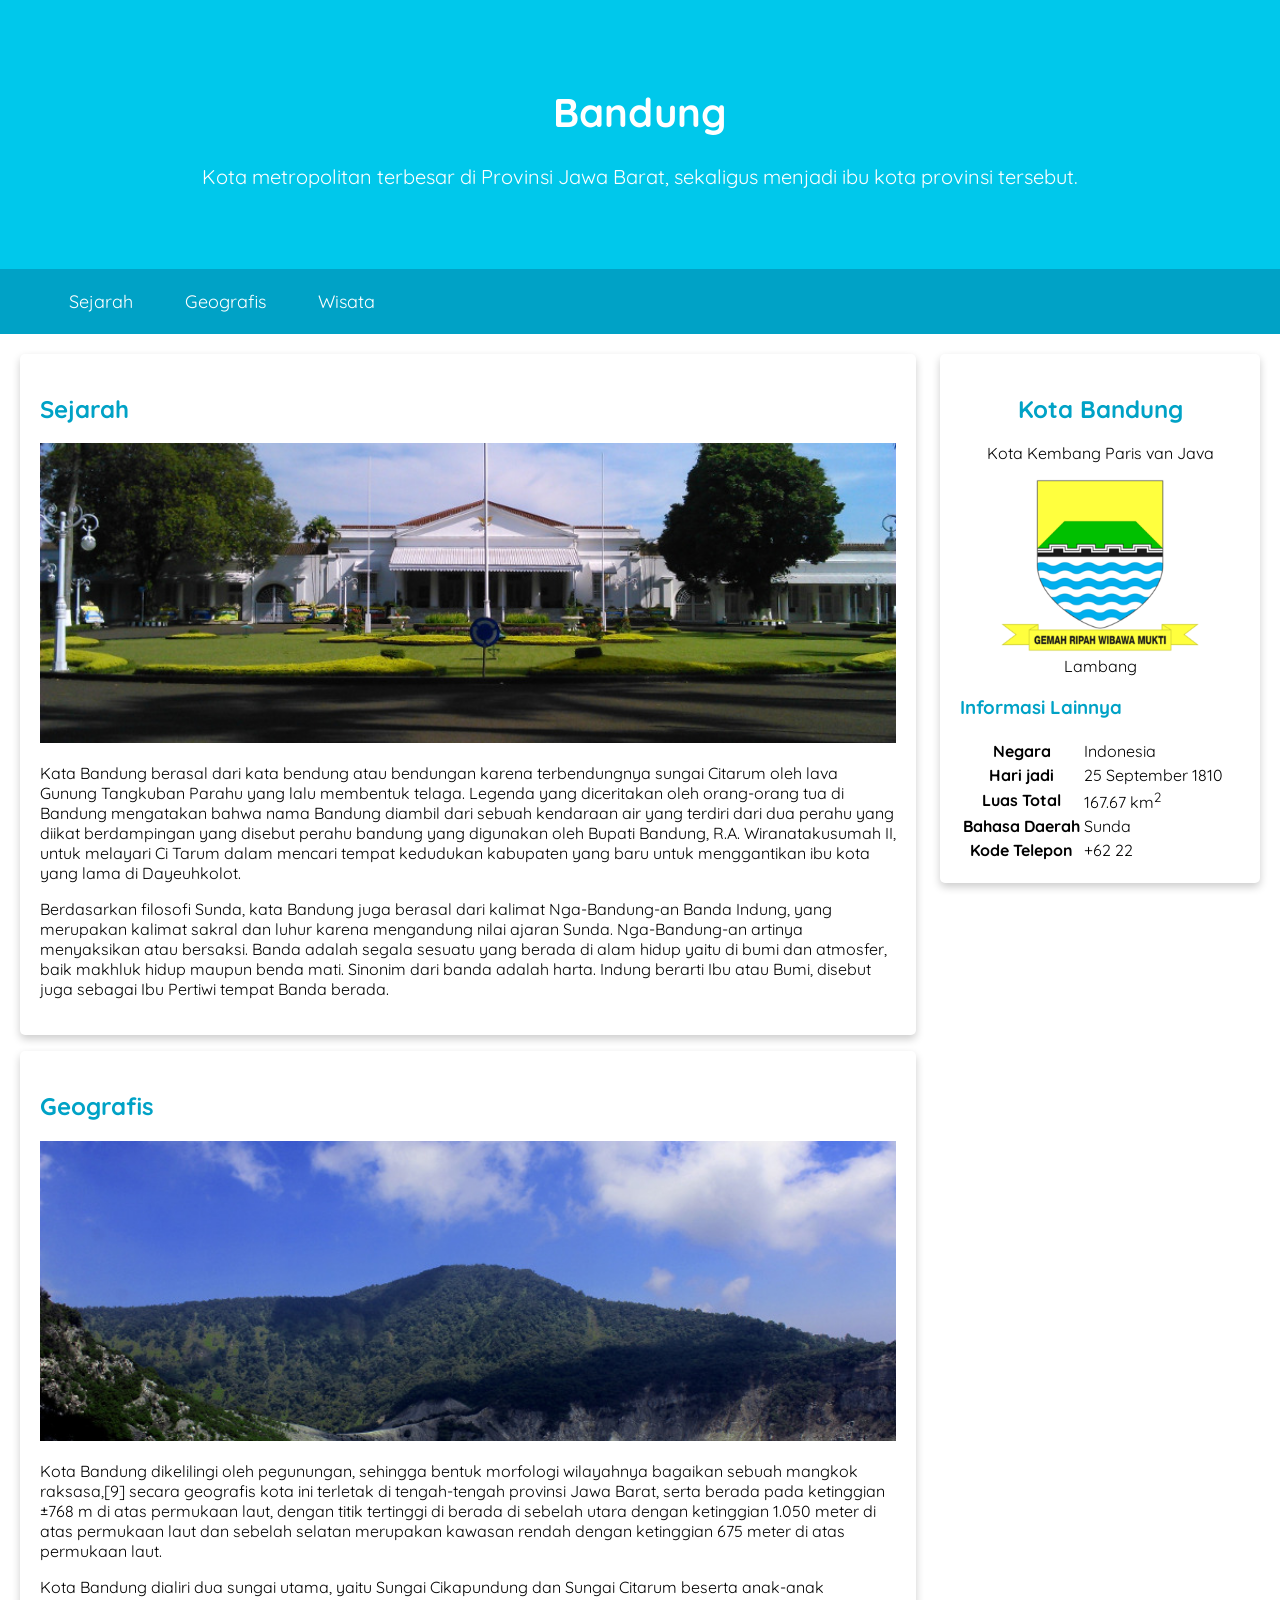
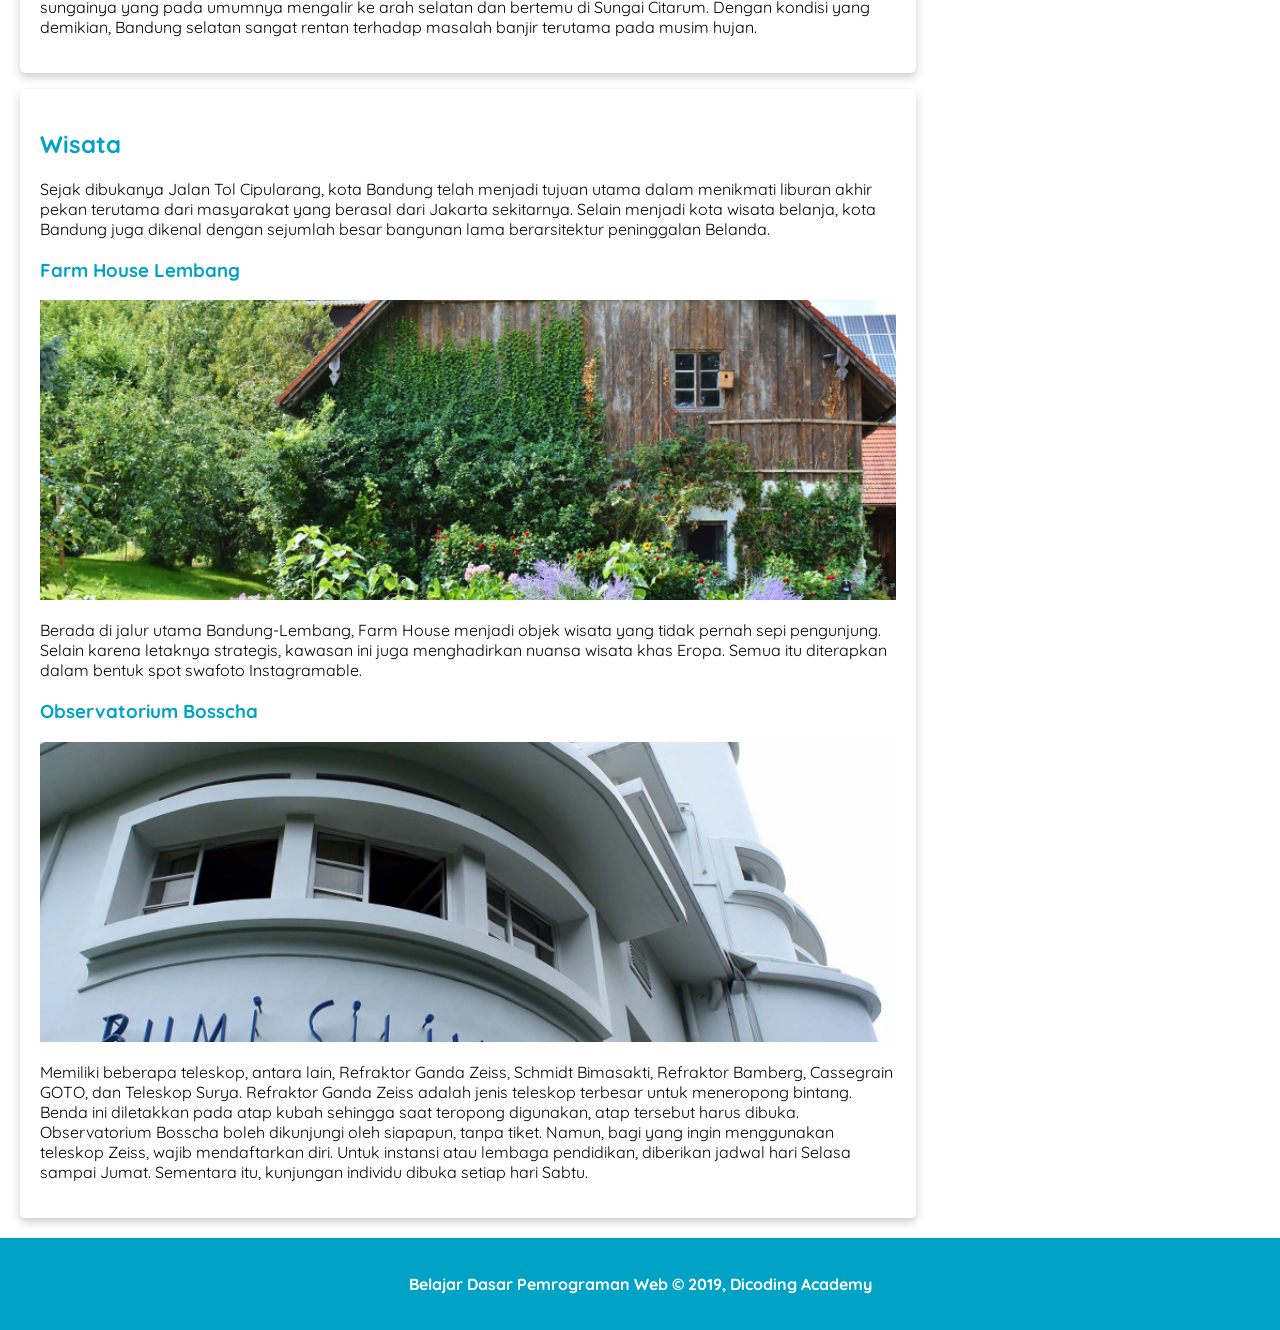
<file: LatihanMembuatWeb/LandingPageDicoding/index.html>
<!DOCTYPE html>
<html>
  <head>
    <meta charset="utf-8" />
    <meta name="viewport" content="width=device-width, initial-scale=1.0" />
    <title>Halaman Profil Bandung</title>

    <!-- My Own Styles -->
    <link rel="stylesheet" href="assets/styles/style.css" />

    <!-- Google Fonts -->
    <link rel="preconnect" href="https://fonts.googleapis.com" />
    <link rel="preconnect" href="https://fonts.gstatic.com" crossorigin />
    <link
      href="https://fonts.googleapis.com/css2?family=Quicksand:wght@400;700&display=swap"
      rel="stylesheet"
    />
  </head>

  <body>
    <header>
      <div class="jumbotron">
        <h1>Bandung</h1>
        <p>
          Kota metropolitan terbesar di Provinsi Jawa Barat, sekaligus menjadi
          ibu kota provinsi tersebut.
        </p>
      </div>

      <nav>
        <ul>
          <li>
            <a href="#sejarah">Sejarah</a>
          </li>
          <li>
            <a href="#geografis">Geografis</a>
          </li>
          <li>
            <a href="#wisata">Wisata</a>
          </li>
        </ul>
      </nav>
    </header>

    <main>
      <!-- Konten artikel -->
      <div id="content">
        <article id="sejarah" class="card">
          <h2>Sejarah</h2>
          <img
            src="assets/image/history.jpg"
            alt="sejarah"
            class="featured-image"
          />
          <p>
            Kata Bandung berasal dari kata bendung atau bendungan karena
            terbendungnya sungai Citarum oleh lava Gunung Tangkuban Parahu yang
            lalu membentuk telaga. Legenda yang diceritakan oleh orang-orang tua
            di Bandung mengatakan bahwa nama Bandung diambil dari sebuah
            kendaraan air yang terdiri dari dua perahu yang diikat berdampingan
            yang disebut perahu bandung yang digunakan oleh Bupati Bandung, R.A.
            Wiranatakusumah II, untuk melayari Ci Tarum dalam mencari tempat
            kedudukan kabupaten yang baru untuk menggantikan ibu kota yang lama
            di Dayeuhkolot.
          </p>

          <p>
            Berdasarkan filosofi Sunda, kata Bandung juga berasal dari kalimat
            Nga-Bandung-an Banda Indung, yang merupakan kalimat sakral dan luhur
            karena mengandung nilai ajaran Sunda. Nga-Bandung-an artinya
            menyaksikan atau bersaksi. Banda adalah segala sesuatu yang berada
            di alam hidup yaitu di bumi dan atmosfer, baik makhluk hidup maupun
            benda mati. Sinonim dari banda adalah harta. Indung berarti Ibu atau
            Bumi, disebut juga sebagai Ibu Pertiwi tempat Banda berada.
          </p>
        </article>

        <article id="geografis" class="card">
          <h2>Geografis</h2>
          <img
            src="assets/image/geografis.jpg"
            alt="geografis"
            class="featured-image"
          />
          <p>
            Kota Bandung dikelilingi oleh pegunungan, sehingga bentuk morfologi
            wilayahnya bagaikan sebuah mangkok raksasa,[9] secara geografis kota
            ini terletak di tengah-tengah provinsi Jawa Barat, serta berada pada
            ketinggian ±768 m di atas permukaan laut, dengan titik tertinggi di
            berada di sebelah utara dengan ketinggian 1.050 meter di atas
            permukaan laut dan sebelah selatan merupakan kawasan rendah dengan
            ketinggian 675 meter di atas permukaan laut.
          </p>

          <p>
            Kota Bandung dialiri dua sungai utama, yaitu Sungai Cikapundung dan
            Sungai Citarum beserta anak-anak sungainya yang pada umumnya
            mengalir ke arah selatan dan bertemu di Sungai Citarum. Dengan
            kondisi yang demikian, Bandung selatan sangat rentan terhadap
            masalah banjir terutama pada musim hujan.
          </p>
        </article>

        <article id="wisata" class="card">
          <h2>Wisata</h2>
          <p>
            Sejak dibukanya Jalan Tol Cipularang, kota Bandung telah menjadi
            tujuan utama dalam menikmati liburan akhir pekan terutama dari
            masyarakat yang berasal dari Jakarta sekitarnya. Selain menjadi kota
            wisata belanja, kota Bandung juga dikenal dengan sejumlah besar
            bangunan lama berarsitektur peninggalan Belanda.
          </p>

          <section>
            <h3>Farm House Lembang</h3>
            <img
              src="assets/image/farm-house.jpg"
              alt="farm house"
              class="featured-image"
            />
            <p>
              Berada di jalur utama Bandung-Lembang, Farm House menjadi objek
              wisata yang tidak pernah sepi pengunjung. Selain karena letaknya
              strategis, kawasan ini juga menghadirkan nuansa wisata khas Eropa.
              Semua itu diterapkan dalam bentuk spot swafoto Instagramable.
            </p>
          </section>

          <section>
            <h3>Observatorium Bosscha</h3>
            <img
              src="assets/image/bosscha.jpg"
              alt="bosscha"
              class="featured-image"
            />
            <p>
              Memiliki beberapa teleskop, antara lain, Refraktor Ganda Zeiss,
              Schmidt Bimasakti, Refraktor Bamberg, Cassegrain GOTO, dan
              Teleskop Surya. Refraktor Ganda Zeiss adalah jenis teleskop
              terbesar untuk meneropong bintang. Benda ini diletakkan pada atap
              kubah sehingga saat teropong digunakan, atap tersebut harus
              dibuka. Observatorium Bosscha boleh dikunjungi oleh siapapun,
              tanpa tiket. Namun, bagi yang ingin menggunakan teleskop Zeiss,
              wajib mendaftarkan diri. Untuk instansi atau lembaga pendidikan,
              diberikan jadwal hari Selasa sampai Jumat. Sementara itu,
              kunjungan individu dibuka setiap hari Sabtu.
            </p>
          </section>
        </article>
      </div>

      <!-- Konten samping -->
      <aside>
        <article class="profile card">
          <header>
            <h2>Kota Bandung</h2>
            <p>Kota Kembang Paris van Java</p>
            <figure>
              <img src="assets/image/bandung-badge.png" />
              <figcaption>Lambang</figcaption>
            </figure>
          </header>

          <section>
            <h3>Informasi Lainnya</h3>

            <table>
              <tr>
                <th>Negara</th>
                <td>Indonesia</td>
              </tr>
              <tr>
                <th>Hari jadi</th>
                <td>25 September 1810</td>
              </tr>
              <tr>
                <th>Luas Total</th>
                <td>167.67 km<sup>2</sup></td>
              </tr>
              <tr>
                <th>Bahasa Daerah</th>
                <td>Sunda</td>
              </tr>
              <tr>
                <th>Kode Telepon</th>
                <td>+62 22</td>
              </tr>
            </table>
          </section>
        </article>
      </aside>
    </main>

    <footer>
      <p>Belajar Dasar Pemrograman Web &#169; 2019, Dicoding Academy</p>
    </footer>
  </body>
</html>
</file>
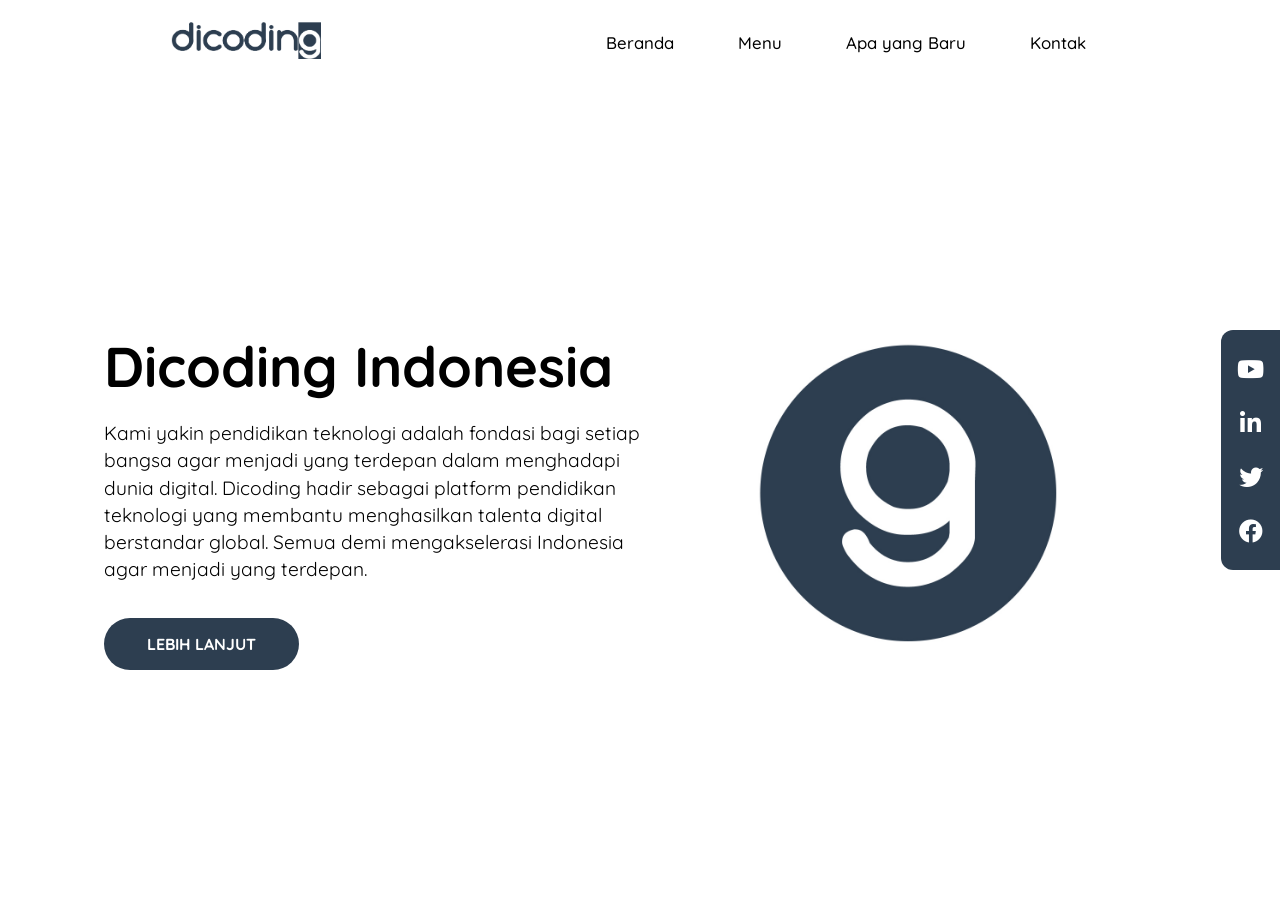
<file: LatihanMembuatWeb/LandingPageProfilBandung/index.html>
<!DOCTYPE html>
<html>
  <head>
    <meta charset="utf-8" />
    <meta name="viewport" content="width=device-width, initial-scale=1.0" />
    <title>Landing Page Dicoding</title>

    <!-- My Own CSS -->
    <link rel="stylesheet" href="css/app.css" />

    <!-- Fonts -->
    <link rel="preconnect" href="https://fonts.googleapis.com" />
    <link rel="preconnect" href="https://fonts.gstatic.com" crossorigin />
    <link
      href="https://fonts.googleapis.com/css2?family=Quicksand:wght@500;700&display=swap"
      rel="stylesheet"
    />

    <!-- Font Awesome 5.15.4 -->
    <link
      rel="stylesheet"
      href="https://cdnjs.cloudflare.com/ajax/libs/font-awesome/5.15.4/css/all.min.css"
      integrity="sha512-1ycn6IcaQQ40/MKBW2W4Rhis/DbILU74C1vSrLJxCq57o941Ym01SwNsOMqvEBFlcgUa6xLiPY/NS5R+E6ztJQ=="
      crossorigin="anonymous"
      referrerpolicy="no-referrer"
    />
  </head>
  <body>
    <header class="navbar-container">
      <div class="logo">
        <img src="img/dicoding-header-logo.png" alt="Dicoding Indonesia" />
      </div>
      <nav class="nav-list">
        <ul>
          <li><a href="#">Beranda</a></li>
          <li><a href="#">Menu</a></li>
          <li><a href="#">Apa yang Baru</a></li>
          <li><a href="#">Kontak</a></li>
        </ul>
      </nav>
    </header>

    <main>
      <div class="content">
        <div class="content-description">
          <h1 class="title">Dicoding Indonesia</h1>
          <p>
            Kami yakin pendidikan teknologi adalah fondasi bagi setiap bangsa
            agar menjadi yang terdepan dalam menghadapi dunia digital. Dicoding
            hadir sebagai platform pendidikan teknologi yang membantu
            menghasilkan talenta digital berstandar global. Semua demi
            mengakselerasi Indonesia agar menjadi yang terdepan.
          </p>

          <button>Lebih lanjut</button>
        </div>

        <div class="content-image">
          <img src="img/circle-g.jpg" alt="Dicoding Indonesia" />
        </div>
      </div>

      <aside>
        <div class="social-media">
          <ul>
            <li>
              <a href="#"><i class="fab fa-youtube"></i></a>
            </li>
            <li>
              <a href="#"><i class="fab fa-linkedin-in"></i></a>
            </li>
            <li>
              <a href="#"><i class="fab fa-twitter"></i></a>
            </li>
            <li>
              <a href="#"><i class="fab fa-facebook"></i></a>
            </li>
          </ul>
        </div>
      </aside>
    </main>
  </body>
</html>
</file>
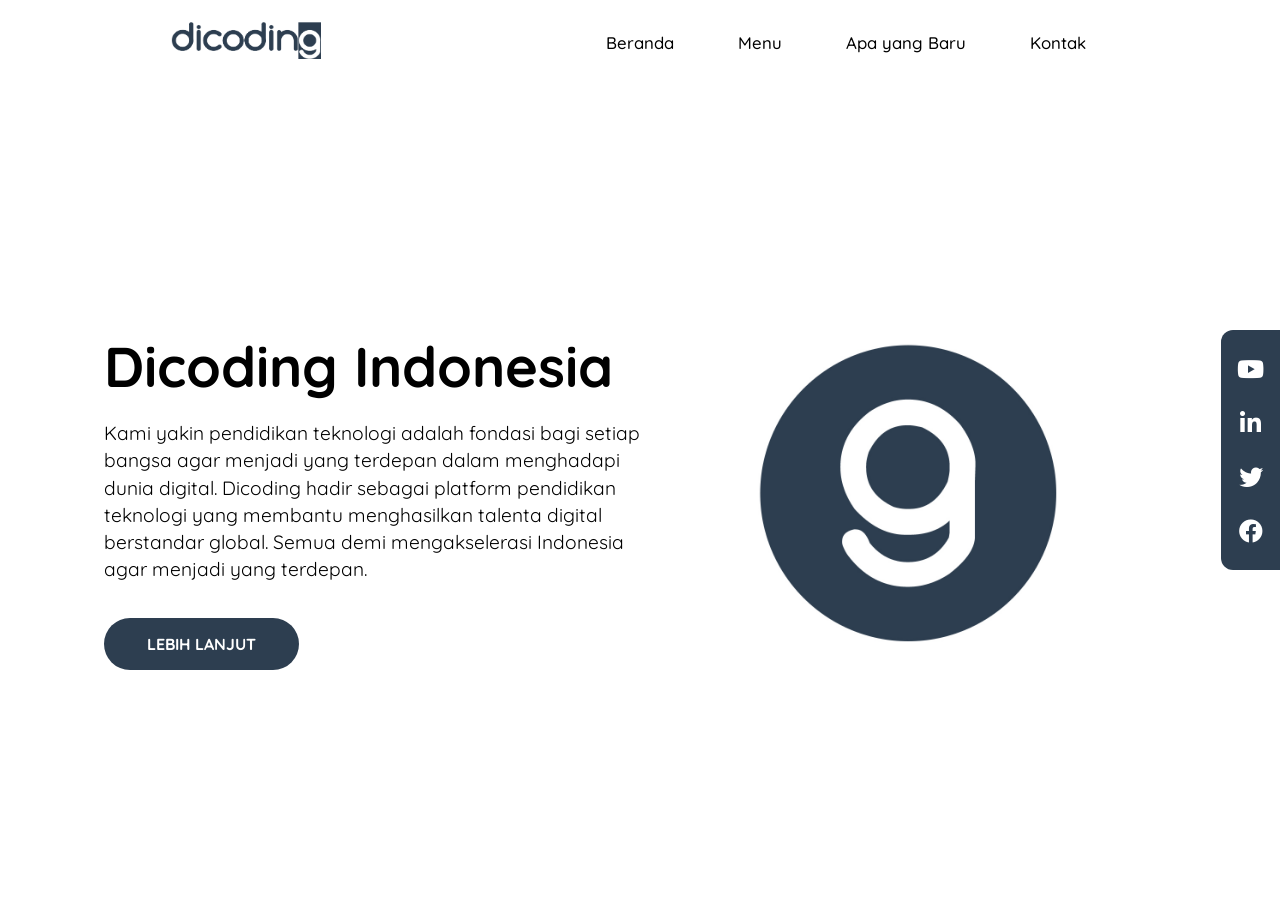
<file: LayoutResponsifDenganFlexbox/2MembangunLandingPageDicoding/index.html>
<!DOCTYPE html>
<html>
  <head>
    <meta charset="utf-8" />
    <title>Landing Page Dicoding</title>

    <!-- My Own CSS -->
    <link rel="stylesheet" href="css/app.css" />

    <!-- Google Fonts -->
    <link rel="preconnect" href="https://fonts.googleapis.com" />
    <link rel="preconnect" href="https://fonts.gstatic.com" crossorigin />
    <link
      href="https://fonts.googleapis.com/css2?family=Quicksand:wght@300..700&display=swap"
      rel="stylesheet"
    />

    <!-- Font Awesome 5.15.4 -->
    <link
      rel="stylesheet"
      href="https://cdnjs.cloudflare.com/ajax/libs/font-awesome/5.15.4/css/all.min.css"
      integrity="sha512-1ycn6IcaQQ40/MKBW2W4Rhis/DbILU74C1vSrLJxCq57o941Ym01SwNsOMqvEBFlcgUa6xLiPY/NS5R+E6ztJQ=="
      crossorigin="anonymous"
      referrerpolicy="no-referrer"
    />
  </head>
  <body>
    <header class="navbar-container">
      <div class="logo">
        <img src="img/dicoding-header-logo.png" alt="Dicoding Indonesia" />
      </div>
      <nav class="nav-list">
        <ul>
          <li><a href="#">Beranda</a></li>
          <li><a href="#">Menu</a></li>
          <li><a href="#">Apa yang Baru</a></li>
          <li><a href="#">Kontak</a></li>
        </ul>
      </nav>
    </header>

    <main>
      <div class="content">
        <div class="content-description">
          <h1 class="title">Dicoding Indonesia</h1>
          <p>
            Kami yakin pendidikan teknologi adalah fondasi bagi setiap bangsa
            agar menjadi yang terdepan dalam menghadapi dunia digital. Dicoding
            hadir sebagai platform pendidikan teknologi yang membantu
            menghasilkan talenta digital berstandar global. Semua demi
            mengakselerasi Indonesia agar menjadi yang terdepan.
          </p>

          <button>Lebih lanjut</button>
        </div>

        <div class="content-image">
          <img src="img/circle-g.jpg" alt="Dicoding Indonesia" />
        </div>
      </div>

      <aside>
        <div class="social-media">
          <ul>
            <li>
              <a href="#"><i class="fab fa-youtube"></i></a>
            </li>
            <li>
              <a href="#"><i class="fab fa-linkedin-in"></i></a>
            </li>
            <li>
              <a href="#"><i class="fab fa-twitter"></i></a>
            </li>
            <li>
              <a href="#"><i class="fab fa-facebook"></i></a>
            </li>
          </ul>
        </div>
      </aside>
    </main>
  </body>
</html>
</file>
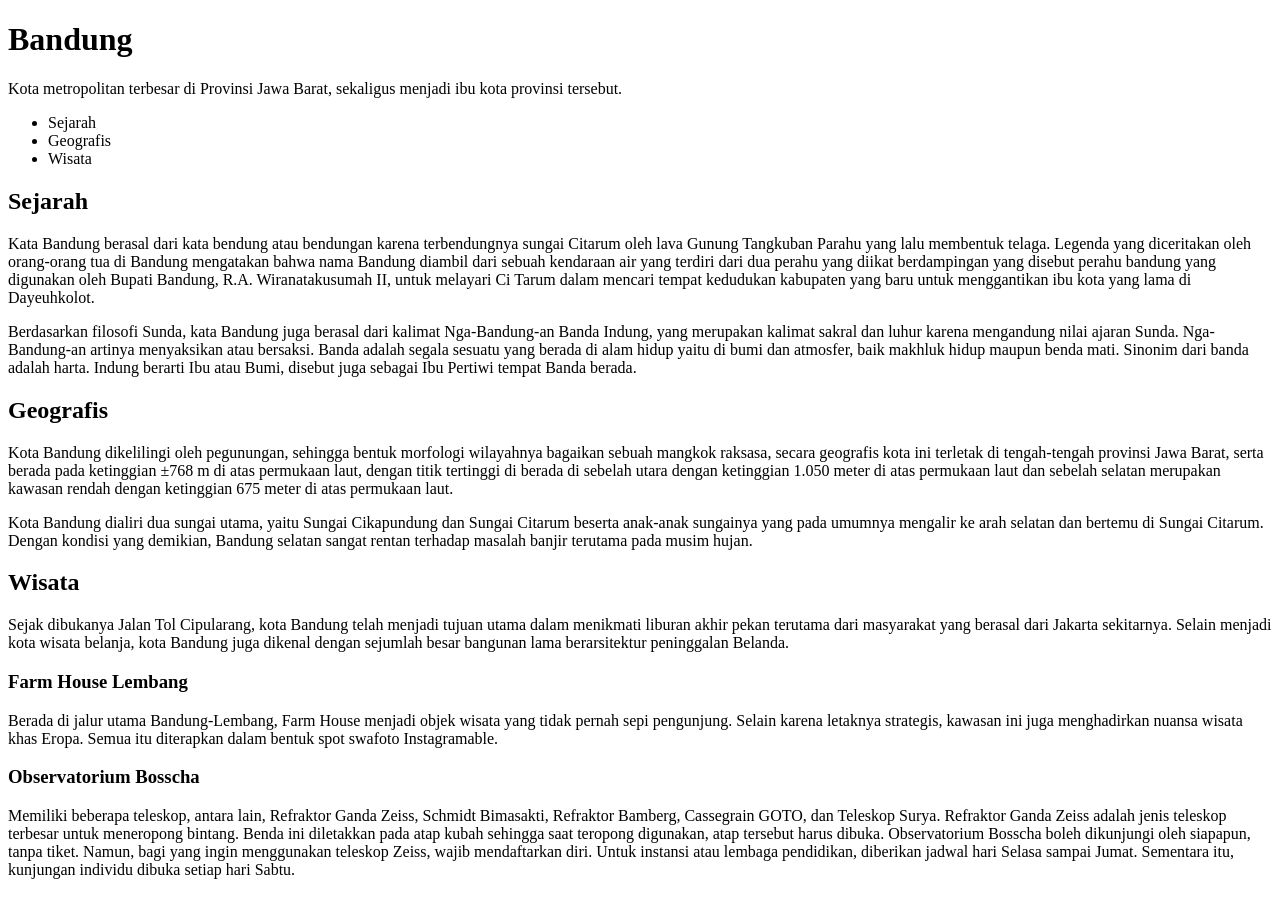
<file: PendahalamanHTML/1MenambahkanListPadaHalamanProfil/index.html>
<!DOCTYPE html>
<html>
  <head>
    <meta charset="utf-8" />
    <title>Halaman Profil Bandung</title>
  </head>
  <body>
    <h1>Bandung</h1>
    <p>
      Kota metropolitan terbesar di Provinsi Jawa Barat, sekaligus menjadi ibu
      kota provinsi tersebut.
    </p>

    <ul>
      <li>Sejarah</li>
      <li>Geografis</li>
      <li>Wisata</li>
    </ul>

    <h2>Sejarah</h2>
    <p>
      Kata Bandung berasal dari kata bendung atau bendungan karena terbendungnya
      sungai Citarum oleh lava Gunung Tangkuban Parahu yang lalu membentuk
      telaga. Legenda yang diceritakan oleh orang-orang tua di Bandung
      mengatakan bahwa nama Bandung diambil dari sebuah kendaraan air yang
      terdiri dari dua perahu yang diikat berdampingan yang disebut perahu
      bandung yang digunakan oleh Bupati Bandung, R.A. Wiranatakusumah II, untuk
      melayari Ci Tarum dalam mencari tempat kedudukan kabupaten yang baru untuk
      menggantikan ibu kota yang lama di Dayeuhkolot.
    </p>
    <p>
      Berdasarkan filosofi Sunda, kata Bandung juga berasal dari kalimat
      Nga-Bandung-an Banda Indung, yang merupakan kalimat sakral dan luhur
      karena mengandung nilai ajaran Sunda. Nga-Bandung-an artinya menyaksikan
      atau bersaksi. Banda adalah segala sesuatu yang berada di alam hidup yaitu
      di bumi dan atmosfer, baik makhluk hidup maupun benda mati. Sinonim dari
      banda adalah harta. Indung berarti Ibu atau Bumi, disebut juga sebagai Ibu
      Pertiwi tempat Banda berada.
    </p>

    <h2>Geografis</h2>
    <p>
      Kota Bandung dikelilingi oleh pegunungan, sehingga bentuk morfologi
      wilayahnya bagaikan sebuah mangkok raksasa, secara geografis kota ini
      terletak di tengah-tengah provinsi Jawa Barat, serta berada pada
      ketinggian ±768 m di atas permukaan laut, dengan titik tertinggi di berada
      di sebelah utara dengan ketinggian 1.050 meter di atas permukaan laut dan
      sebelah selatan merupakan kawasan rendah dengan ketinggian 675 meter di
      atas permukaan laut.
    </p>
    <p>
      Kota Bandung dialiri dua sungai utama, yaitu Sungai Cikapundung dan Sungai
      Citarum beserta anak-anak sungainya yang pada umumnya mengalir ke arah
      selatan dan bertemu di Sungai Citarum. Dengan kondisi yang demikian,
      Bandung selatan sangat rentan terhadap masalah banjir terutama pada musim
      hujan.
    </p>

    <h2>Wisata</h2>
    <p>
      Sejak dibukanya Jalan Tol Cipularang, kota Bandung telah menjadi tujuan
      utama dalam menikmati liburan akhir pekan terutama dari masyarakat yang
      berasal dari Jakarta sekitarnya. Selain menjadi kota wisata belanja, kota
      Bandung juga dikenal dengan sejumlah besar bangunan lama berarsitektur
      peninggalan Belanda.
    </p>

    <h3>Farm House Lembang</h3>
    <p>
      Berada di jalur utama Bandung-Lembang, Farm House menjadi objek wisata
      yang tidak pernah sepi pengunjung. Selain karena letaknya strategis,
      kawasan ini juga menghadirkan nuansa wisata khas Eropa. Semua itu
      diterapkan dalam bentuk spot swafoto Instagramable.
    </p>

    <h3>Observatorium Bosscha</h3>
    <p>
      Memiliki beberapa teleskop, antara lain, Refraktor Ganda Zeiss, Schmidt
      Bimasakti, Refraktor Bamberg, Cassegrain GOTO, dan Teleskop Surya.
      Refraktor Ganda Zeiss adalah jenis teleskop terbesar untuk meneropong
      bintang. Benda ini diletakkan pada atap kubah sehingga saat teropong
      digunakan, atap tersebut harus dibuka. Observatorium Bosscha boleh
      dikunjungi oleh siapapun, tanpa tiket. Namun, bagi yang ingin menggunakan
      teleskop Zeiss, wajib mendaftarkan diri. Untuk instansi atau lembaga
      pendidikan, diberikan jadwal hari Selasa sampai Jumat. Sementara itu,
      kunjungan individu dibuka setiap hari Sabtu.
    </p>
  </body>
</html>
</file>
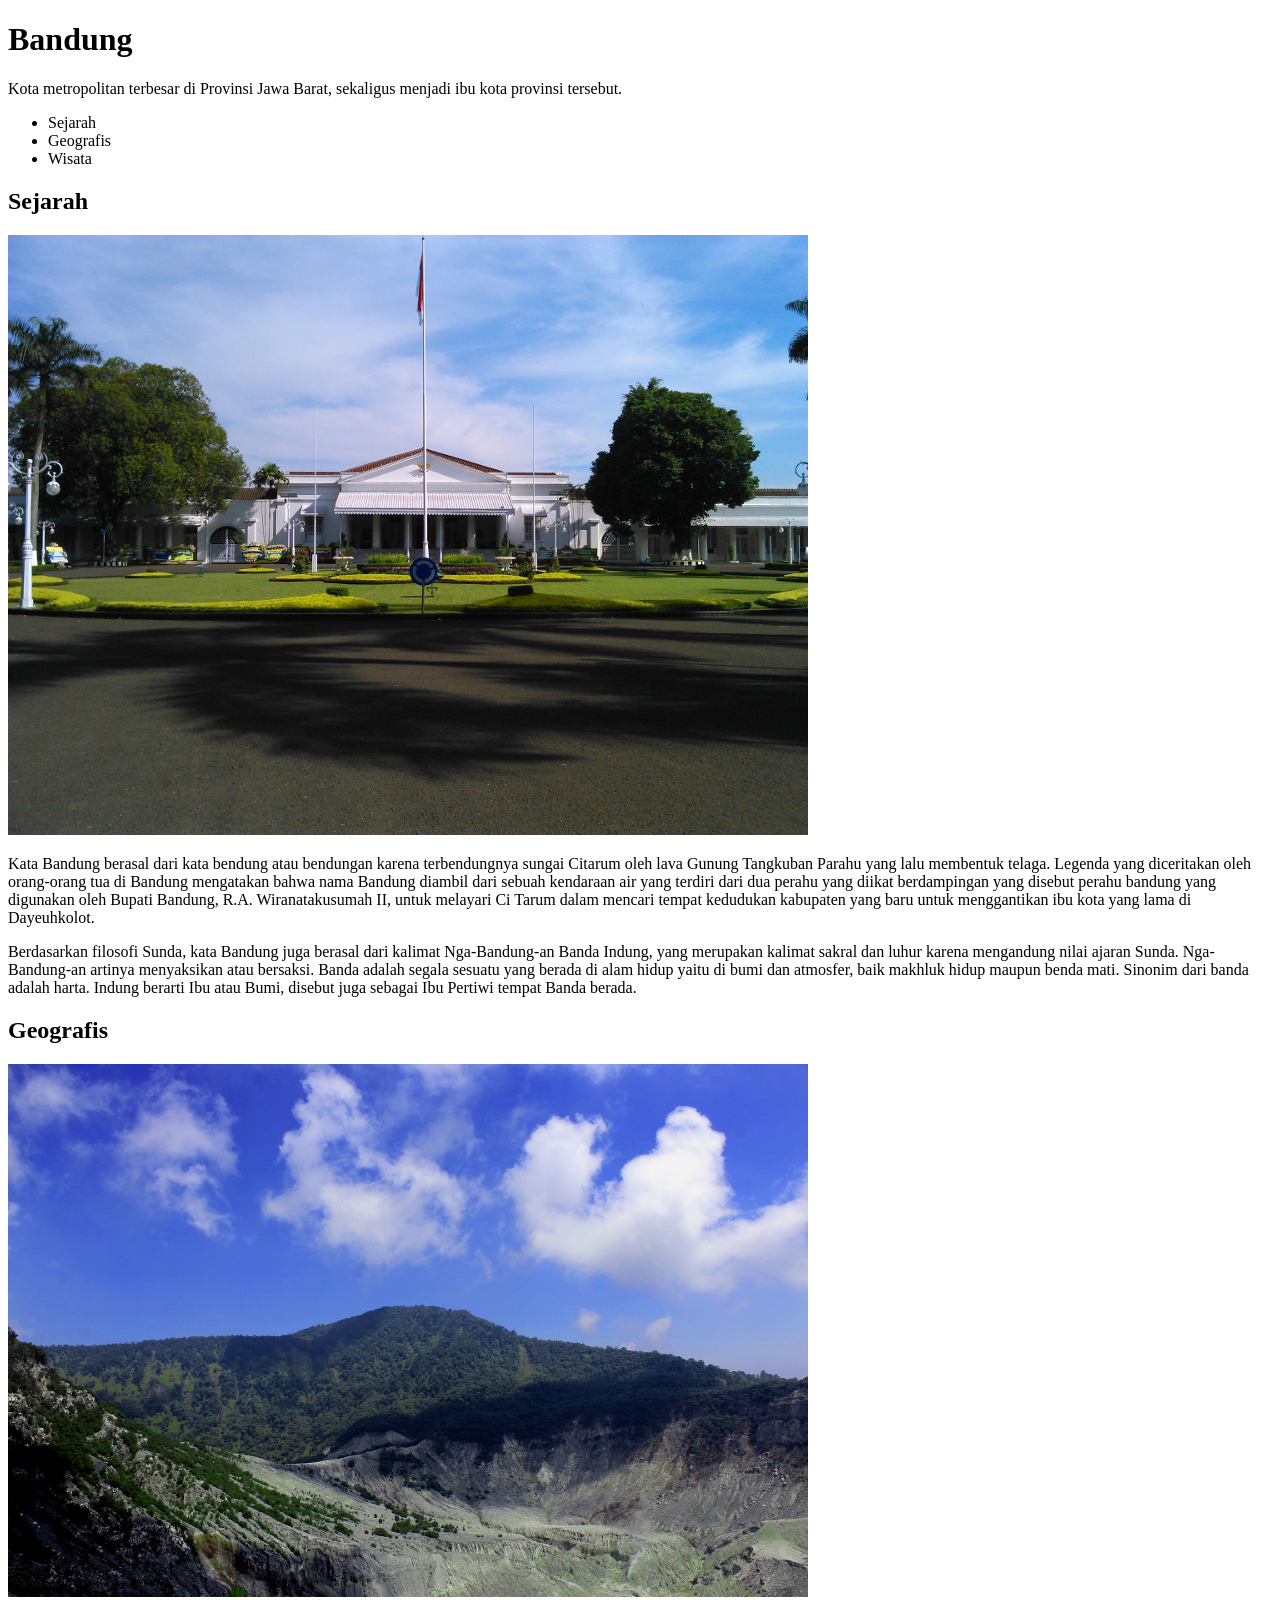
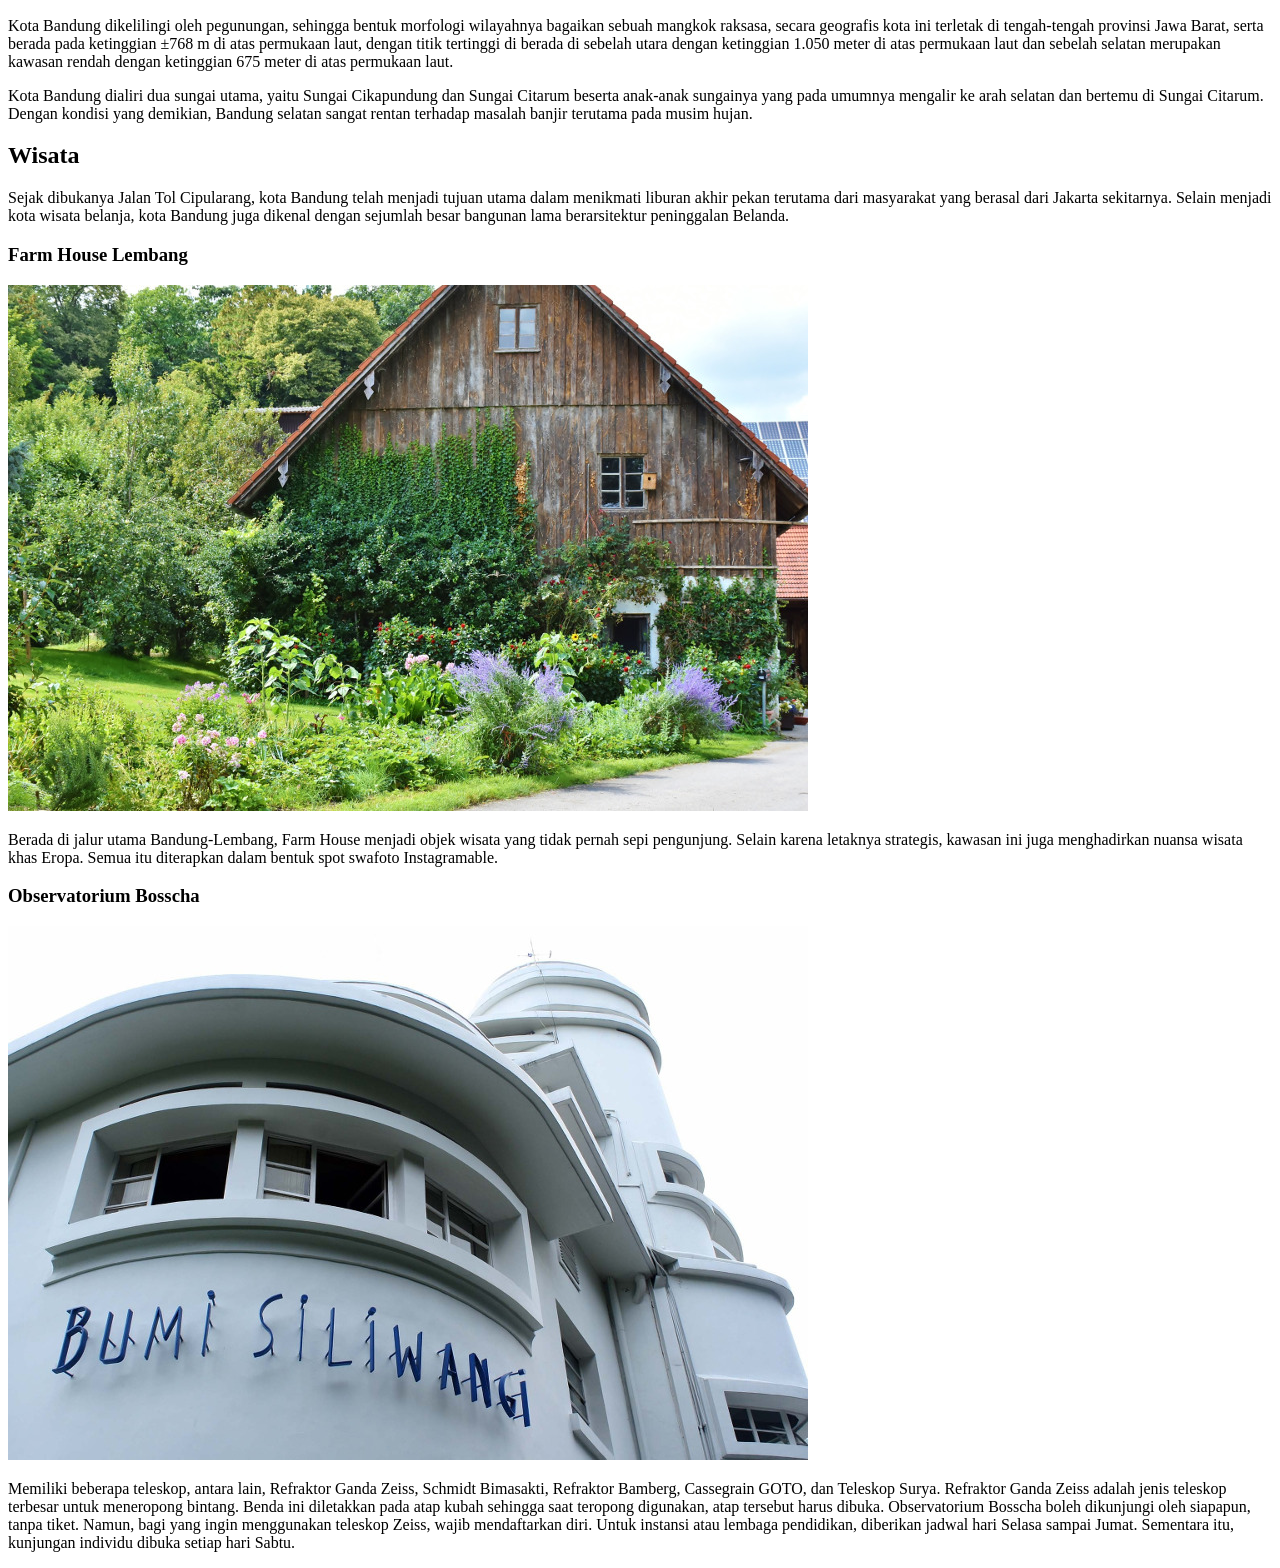
<file: PendahalamanHTML/2MenambahkanGambarPadaHalamanProfil/index.html>
<!DOCTYPE html>
<html>
  <head>
    <meta charset="utf-8" />
    <title>Halaman Profil Bandung</title>
  </head>
  <body>
    <h1>Bandung</h1>
    <p>
      Kota metropolitan terbesar di Provinsi Jawa Barat, sekaligus menjadi ibu
      kota provinsi tersebut.
    </p>

    <ul>
      <li>Sejarah</li>
      <li>Geografis</li>
      <li>Wisata</li>
    </ul>

    <h2>Sejarah</h2>
    <img src="assets/image/history.jpg" alt="Sejarah" />
    <p>
      Kata Bandung berasal dari kata bendung atau bendungan karena terbendungnya
      sungai Citarum oleh lava Gunung Tangkuban Parahu yang lalu membentuk
      telaga. Legenda yang diceritakan oleh orang-orang tua di Bandung
      mengatakan bahwa nama Bandung diambil dari sebuah kendaraan air yang
      terdiri dari dua perahu yang diikat berdampingan yang disebut perahu
      bandung yang digunakan oleh Bupati Bandung, R.A. Wiranatakusumah II, untuk
      melayari Ci Tarum dalam mencari tempat kedudukan kabupaten yang baru untuk
      menggantikan ibu kota yang lama di Dayeuhkolot.
    </p>
    <p>
      Berdasarkan filosofi Sunda, kata Bandung juga berasal dari kalimat
      Nga-Bandung-an Banda Indung, yang merupakan kalimat sakral dan luhur
      karena mengandung nilai ajaran Sunda. Nga-Bandung-an artinya menyaksikan
      atau bersaksi. Banda adalah segala sesuatu yang berada di alam hidup yaitu
      di bumi dan atmosfer, baik makhluk hidup maupun benda mati. Sinonim dari
      banda adalah harta. Indung berarti Ibu atau Bumi, disebut juga sebagai Ibu
      Pertiwi tempat Banda berada.
    </p>

    <h2>Geografis</h2>
    <img src="assets/image/geografis.jpg" alt="Geografis" />
    <p>
      Kota Bandung dikelilingi oleh pegunungan, sehingga bentuk morfologi
      wilayahnya bagaikan sebuah mangkok raksasa, secara geografis kota ini
      terletak di tengah-tengah provinsi Jawa Barat, serta berada pada
      ketinggian ±768 m di atas permukaan laut, dengan titik tertinggi di berada
      di sebelah utara dengan ketinggian 1.050 meter di atas permukaan laut dan
      sebelah selatan merupakan kawasan rendah dengan ketinggian 675 meter di
      atas permukaan laut.
    </p>
    <p>
      Kota Bandung dialiri dua sungai utama, yaitu Sungai Cikapundung dan Sungai
      Citarum beserta anak-anak sungainya yang pada umumnya mengalir ke arah
      selatan dan bertemu di Sungai Citarum. Dengan kondisi yang demikian,
      Bandung selatan sangat rentan terhadap masalah banjir terutama pada musim
      hujan.
    </p>

    <h2>Wisata</h2>
    <p>
      Sejak dibukanya Jalan Tol Cipularang, kota Bandung telah menjadi tujuan
      utama dalam menikmati liburan akhir pekan terutama dari masyarakat yang
      berasal dari Jakarta sekitarnya. Selain menjadi kota wisata belanja, kota
      Bandung juga dikenal dengan sejumlah besar bangunan lama berarsitektur
      peninggalan Belanda.
    </p>

    <h3>Farm House Lembang</h3>
    <img src="assets/image/farm-house.jpg" alt="Farm house" />
    <p>
      Berada di jalur utama Bandung-Lembang, Farm House menjadi objek wisata
      yang tidak pernah sepi pengunjung. Selain karena letaknya strategis,
      kawasan ini juga menghadirkan nuansa wisata khas Eropa. Semua itu
      diterapkan dalam bentuk spot swafoto Instagramable.
    </p>

    <h3>Observatorium Bosscha</h3>
    <img src="assets/image/bosscha.jpg" alt="Bosscha" />
    <p>
      Memiliki beberapa teleskop, antara lain, Refraktor Ganda Zeiss, Schmidt
      Bimasakti, Refraktor Bamberg, Cassegrain GOTO, dan Teleskop Surya.
      Refraktor Ganda Zeiss adalah jenis teleskop terbesar untuk meneropong
      bintang. Benda ini diletakkan pada atap kubah sehingga saat teropong
      digunakan, atap tersebut harus dibuka. Observatorium Bosscha boleh
      dikunjungi oleh siapapun, tanpa tiket. Namun, bagi yang ingin menggunakan
      teleskop Zeiss, wajib mendaftarkan diri. Untuk instansi atau lembaga
      pendidikan, diberikan jadwal hari Selasa sampai Jumat. Sementara itu,
      kunjungan individu dibuka setiap hari Sabtu.
    </p>
  </body>
</html>
</file>
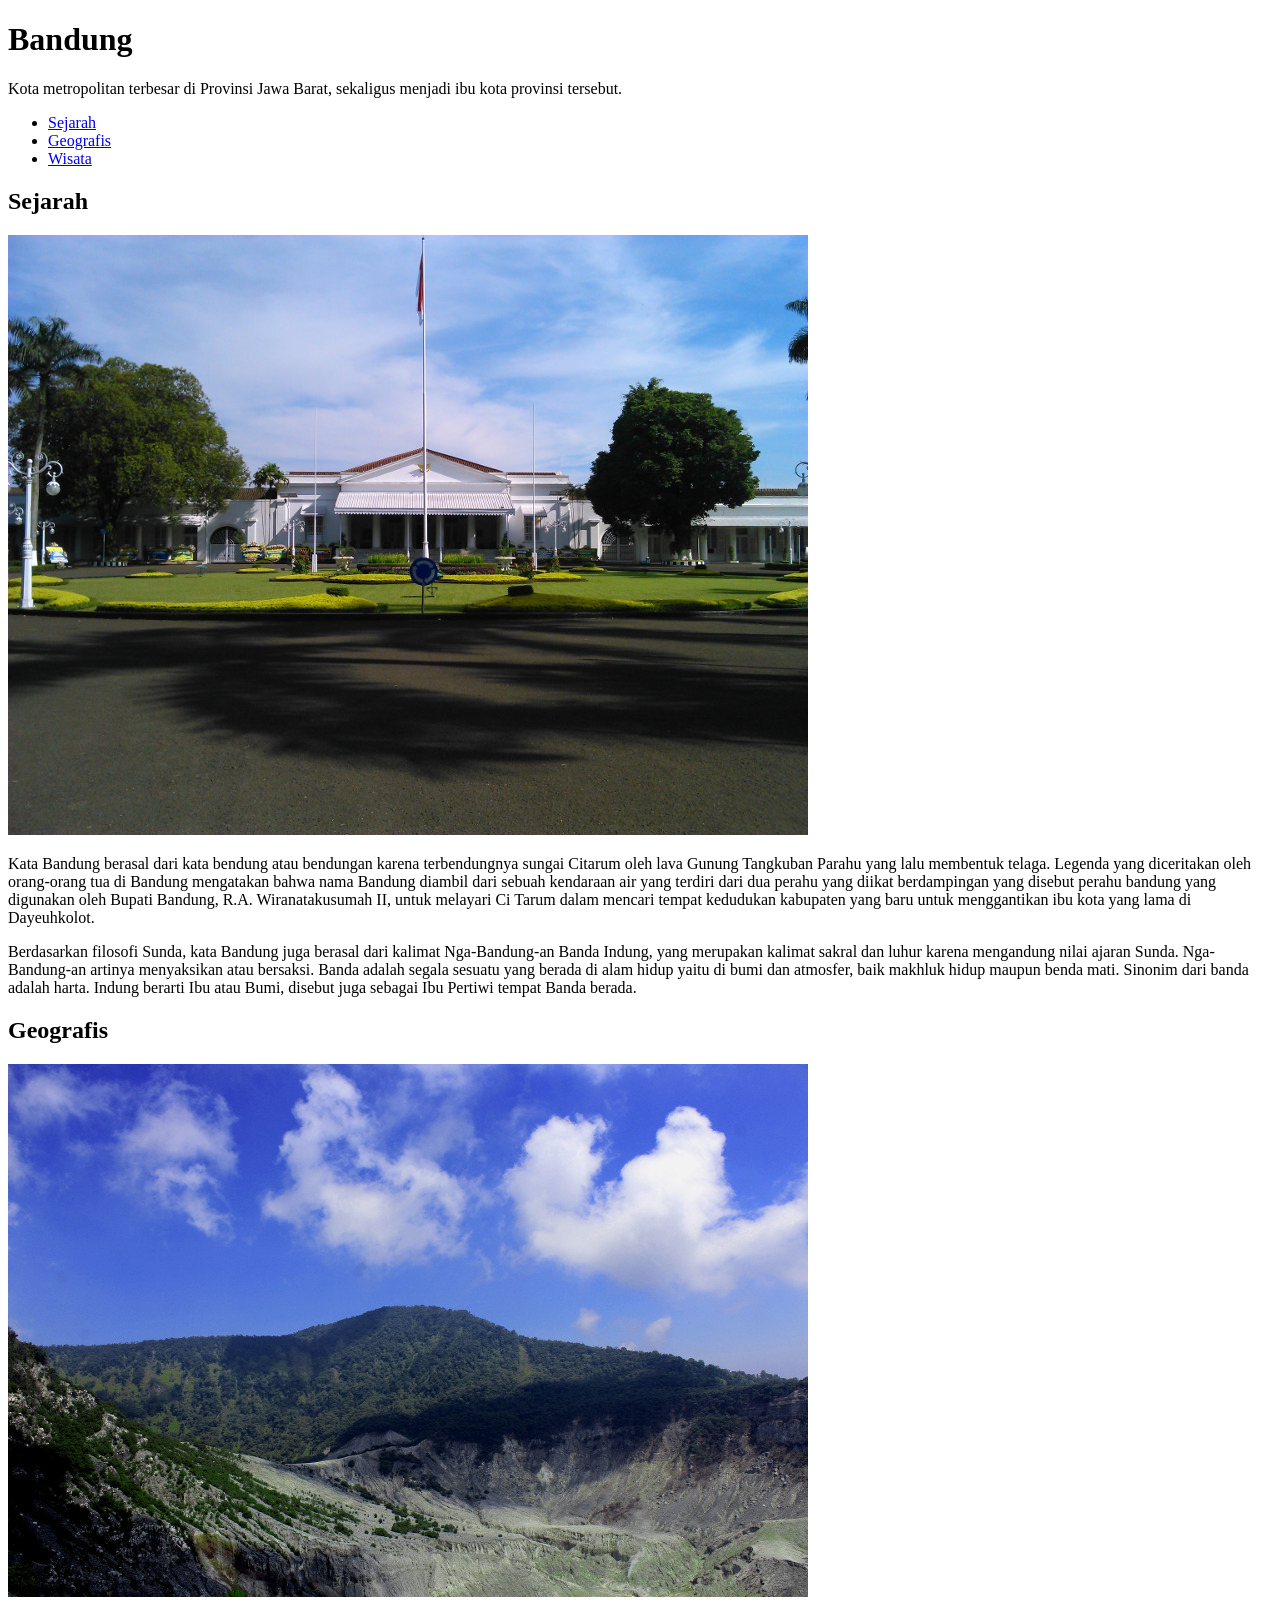
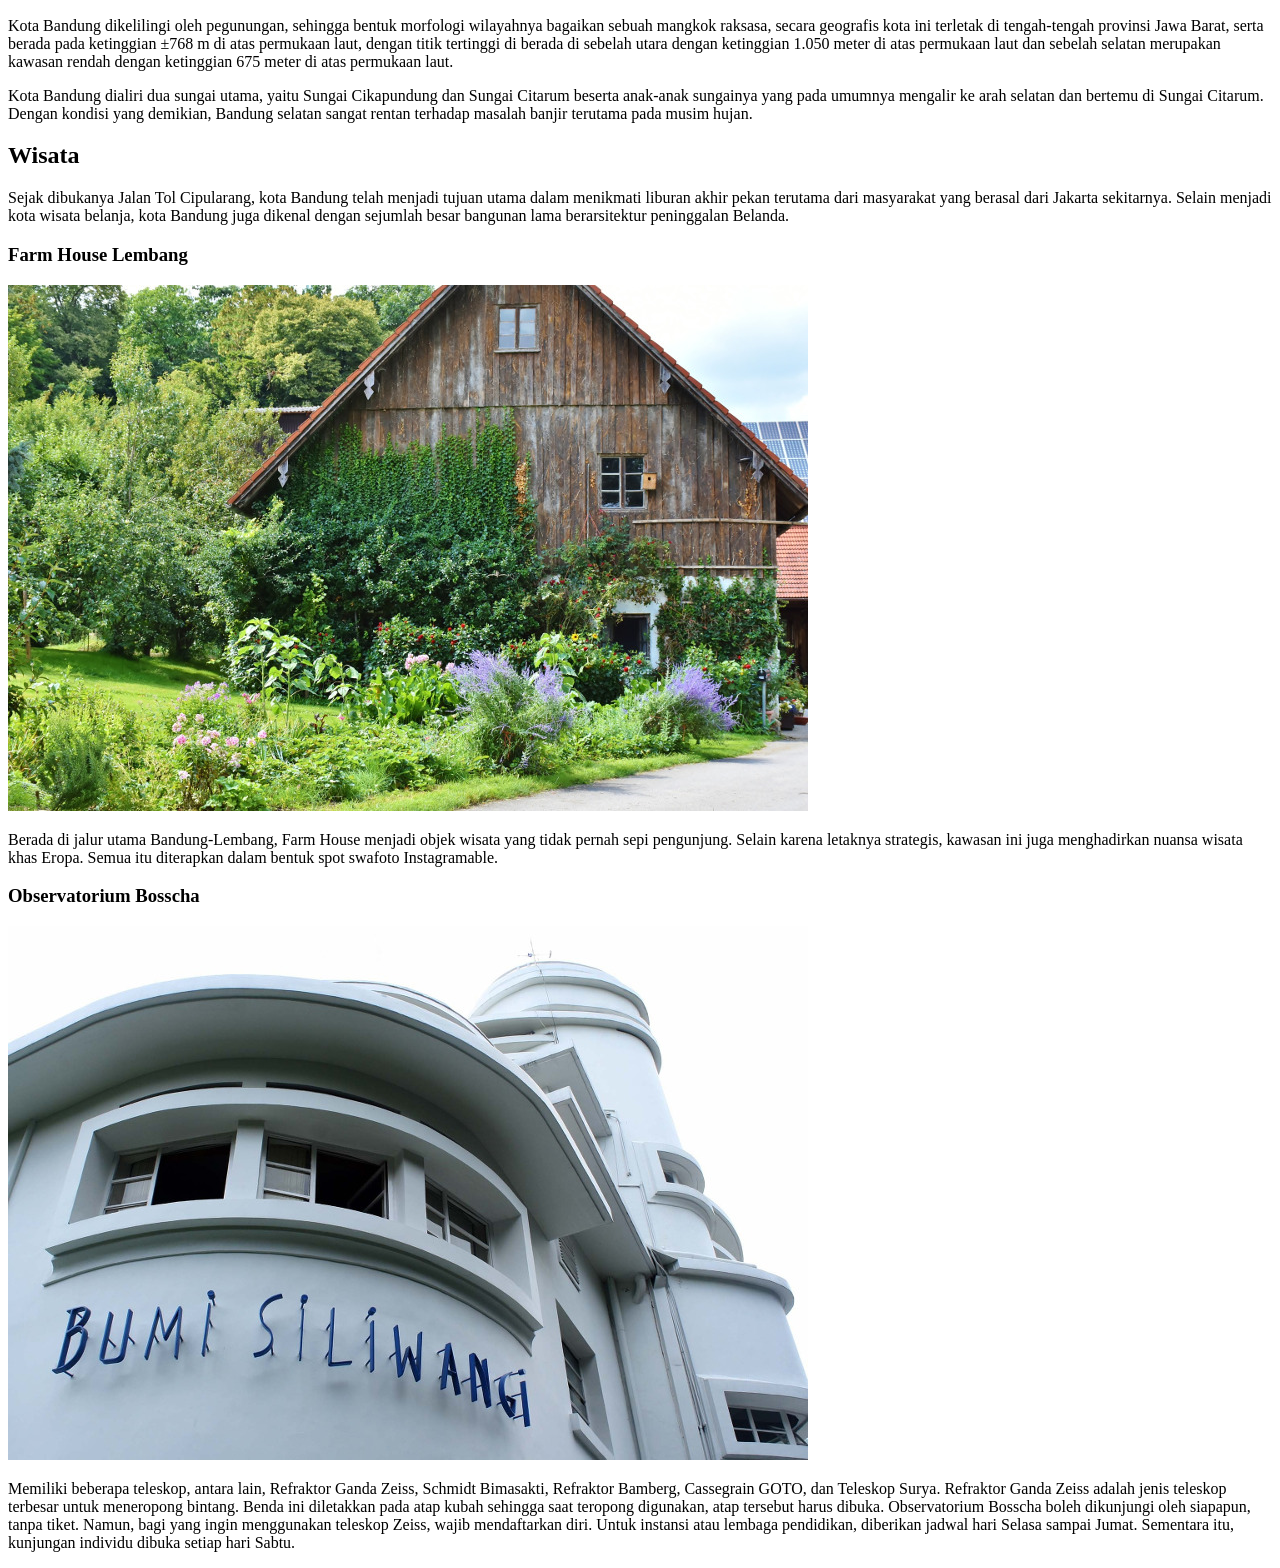
<file: PendahalamanHTML/3MenerapkanElemenAnchorPadaHalamanProfil/index.html>
<!DOCTYPE html>
<html>
  <head>
    <meta charset="utf-8" />
    <title>Halaman Profil Bandung</title>
  </head>
  <body>
    <h1>Bandung</h1>
    <p>
      Kota metropolitan terbesar di Provinsi Jawa Barat, sekaligus menjadi ibu
      kota provinsi tersebut.
    </p>

    <ul>
      <li>
        <a href="#sejarah">Sejarah</a>
      </li>
      <li>
        <a href="#geografis">Geografis</a>
      </li>
      <li>
        <a href="#wisata">Wisata</a>
      </li>
    </ul>

    <h2 id="sejarah">Sejarah</h2>
    <img src="assets/image/history.jpg" alt="Sejarah" />
    <p>
      Kata Bandung berasal dari kata bendung atau bendungan karena terbendungnya
      sungai Citarum oleh lava Gunung Tangkuban Parahu yang lalu membentuk
      telaga. Legenda yang diceritakan oleh orang-orang tua di Bandung
      mengatakan bahwa nama Bandung diambil dari sebuah kendaraan air yang
      terdiri dari dua perahu yang diikat berdampingan yang disebut perahu
      bandung yang digunakan oleh Bupati Bandung, R.A. Wiranatakusumah II, untuk
      melayari Ci Tarum dalam mencari tempat kedudukan kabupaten yang baru untuk
      menggantikan ibu kota yang lama di Dayeuhkolot.
    </p>
    <p>
      Berdasarkan filosofi Sunda, kata Bandung juga berasal dari kalimat
      Nga-Bandung-an Banda Indung, yang merupakan kalimat sakral dan luhur
      karena mengandung nilai ajaran Sunda. Nga-Bandung-an artinya menyaksikan
      atau bersaksi. Banda adalah segala sesuatu yang berada di alam hidup yaitu
      di bumi dan atmosfer, baik makhluk hidup maupun benda mati. Sinonim dari
      banda adalah harta. Indung berarti Ibu atau Bumi, disebut juga sebagai Ibu
      Pertiwi tempat Banda berada.
    </p>

    <h2 id="geografis">Geografis</h2>
    <img src="assets/image/geografis.jpg" alt="Geografis" />
    <p>
      Kota Bandung dikelilingi oleh pegunungan, sehingga bentuk morfologi
      wilayahnya bagaikan sebuah mangkok raksasa, secara geografis kota ini
      terletak di tengah-tengah provinsi Jawa Barat, serta berada pada
      ketinggian ±768 m di atas permukaan laut, dengan titik tertinggi di berada
      di sebelah utara dengan ketinggian 1.050 meter di atas permukaan laut dan
      sebelah selatan merupakan kawasan rendah dengan ketinggian 675 meter di
      atas permukaan laut.
    </p>
    <p>
      Kota Bandung dialiri dua sungai utama, yaitu Sungai Cikapundung dan Sungai
      Citarum beserta anak-anak sungainya yang pada umumnya mengalir ke arah
      selatan dan bertemu di Sungai Citarum. Dengan kondisi yang demikian,
      Bandung selatan sangat rentan terhadap masalah banjir terutama pada musim
      hujan.
    </p>

    <h2 id="wisata">Wisata</h2>
    <p>
      Sejak dibukanya Jalan Tol Cipularang, kota Bandung telah menjadi tujuan
      utama dalam menikmati liburan akhir pekan terutama dari masyarakat yang
      berasal dari Jakarta sekitarnya. Selain menjadi kota wisata belanja, kota
      Bandung juga dikenal dengan sejumlah besar bangunan lama berarsitektur
      peninggalan Belanda.
    </p>

    <h3>Farm House Lembang</h3>
    <img src="assets/image/farm-house.jpg" alt="Farm house" />
    <p>
      Berada di jalur utama Bandung-Lembang, Farm House menjadi objek wisata
      yang tidak pernah sepi pengunjung. Selain karena letaknya strategis,
      kawasan ini juga menghadirkan nuansa wisata khas Eropa. Semua itu
      diterapkan dalam bentuk spot swafoto Instagramable.
    </p>

    <h3>Observatorium Bosscha</h3>
    <img src="assets/image/bosscha.jpg" alt="Bosscha" />
    <p>
      Memiliki beberapa teleskop, antara lain, Refraktor Ganda Zeiss, Schmidt
      Bimasakti, Refraktor Bamberg, Cassegrain GOTO, dan Teleskop Surya.
      Refraktor Ganda Zeiss adalah jenis teleskop terbesar untuk meneropong
      bintang. Benda ini diletakkan pada atap kubah sehingga saat teropong
      digunakan, atap tersebut harus dibuka. Observatorium Bosscha boleh
      dikunjungi oleh siapapun, tanpa tiket. Namun, bagi yang ingin menggunakan
      teleskop Zeiss, wajib mendaftarkan diri. Untuk instansi atau lembaga
      pendidikan, diberikan jadwal hari Selasa sampai Jumat. Sementara itu,
      kunjungan individu dibuka setiap hari Sabtu.
    </p>
  </body>
</html>
</file>
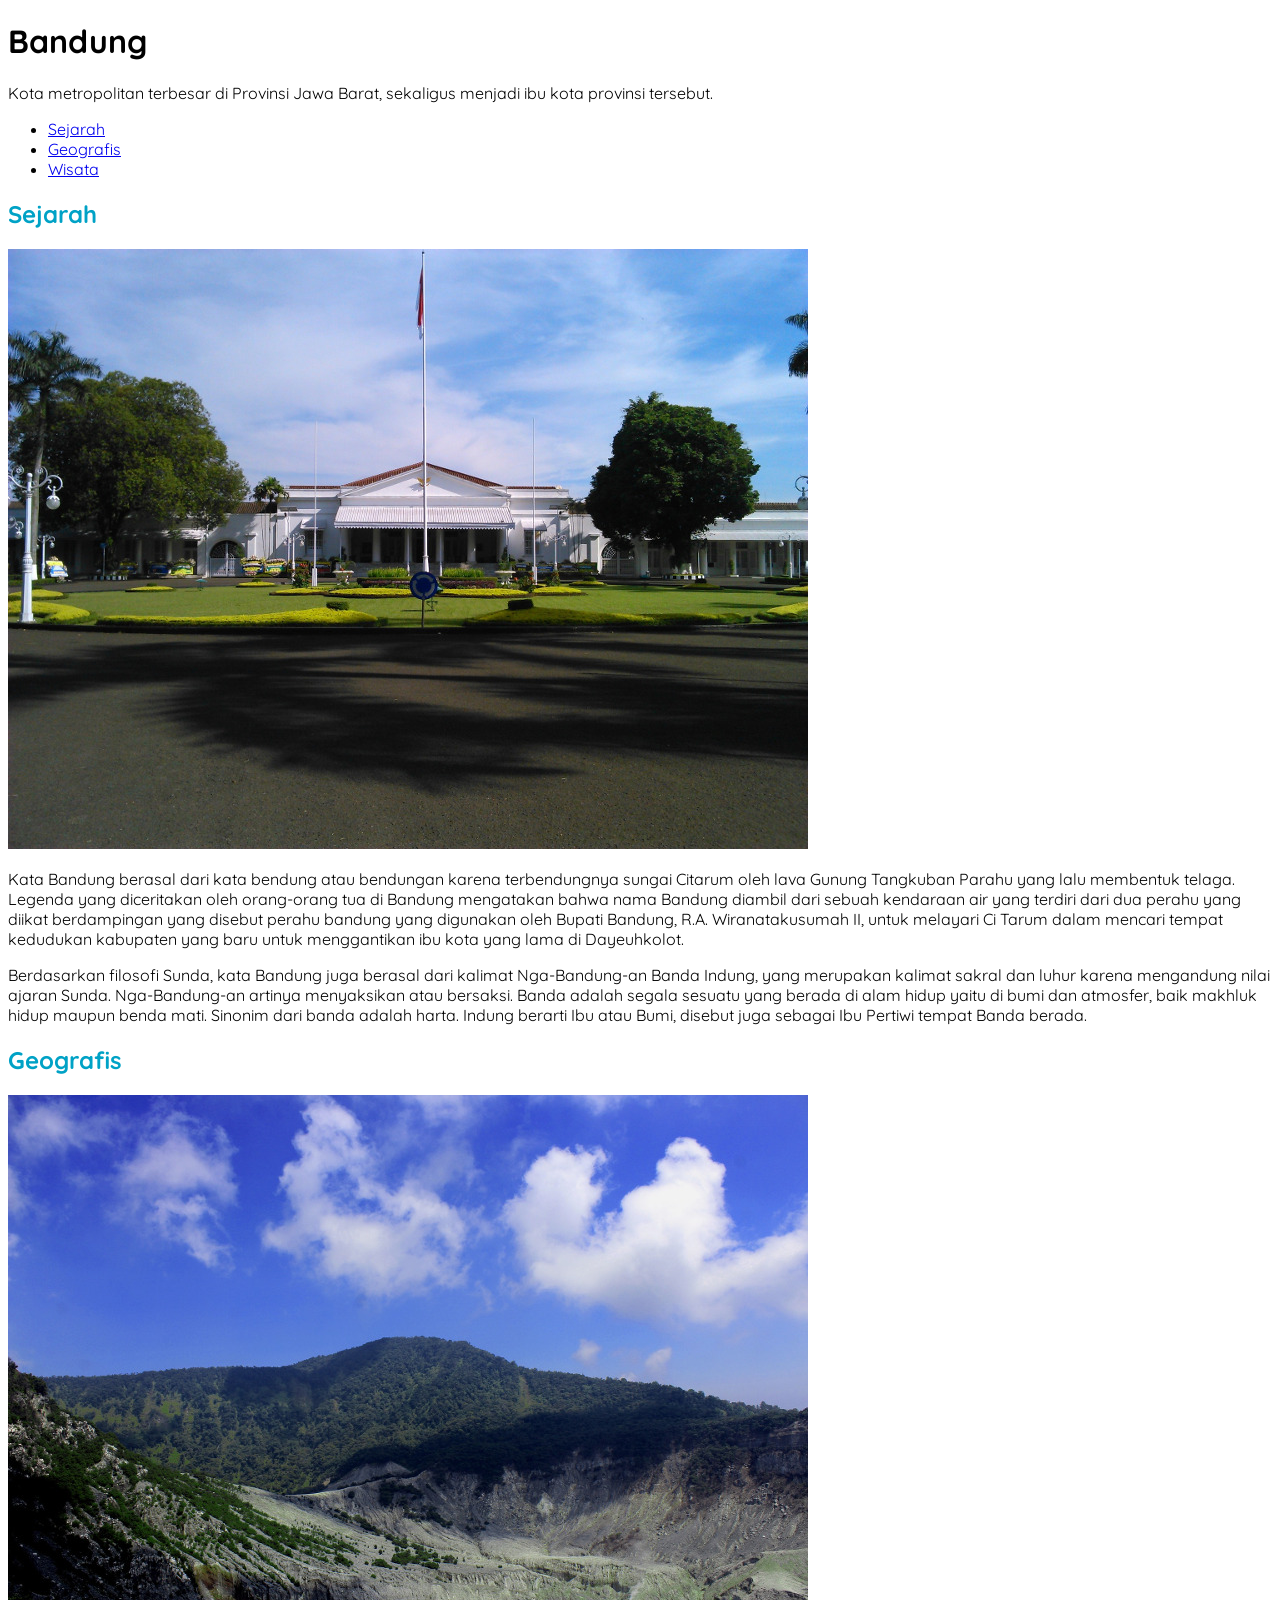
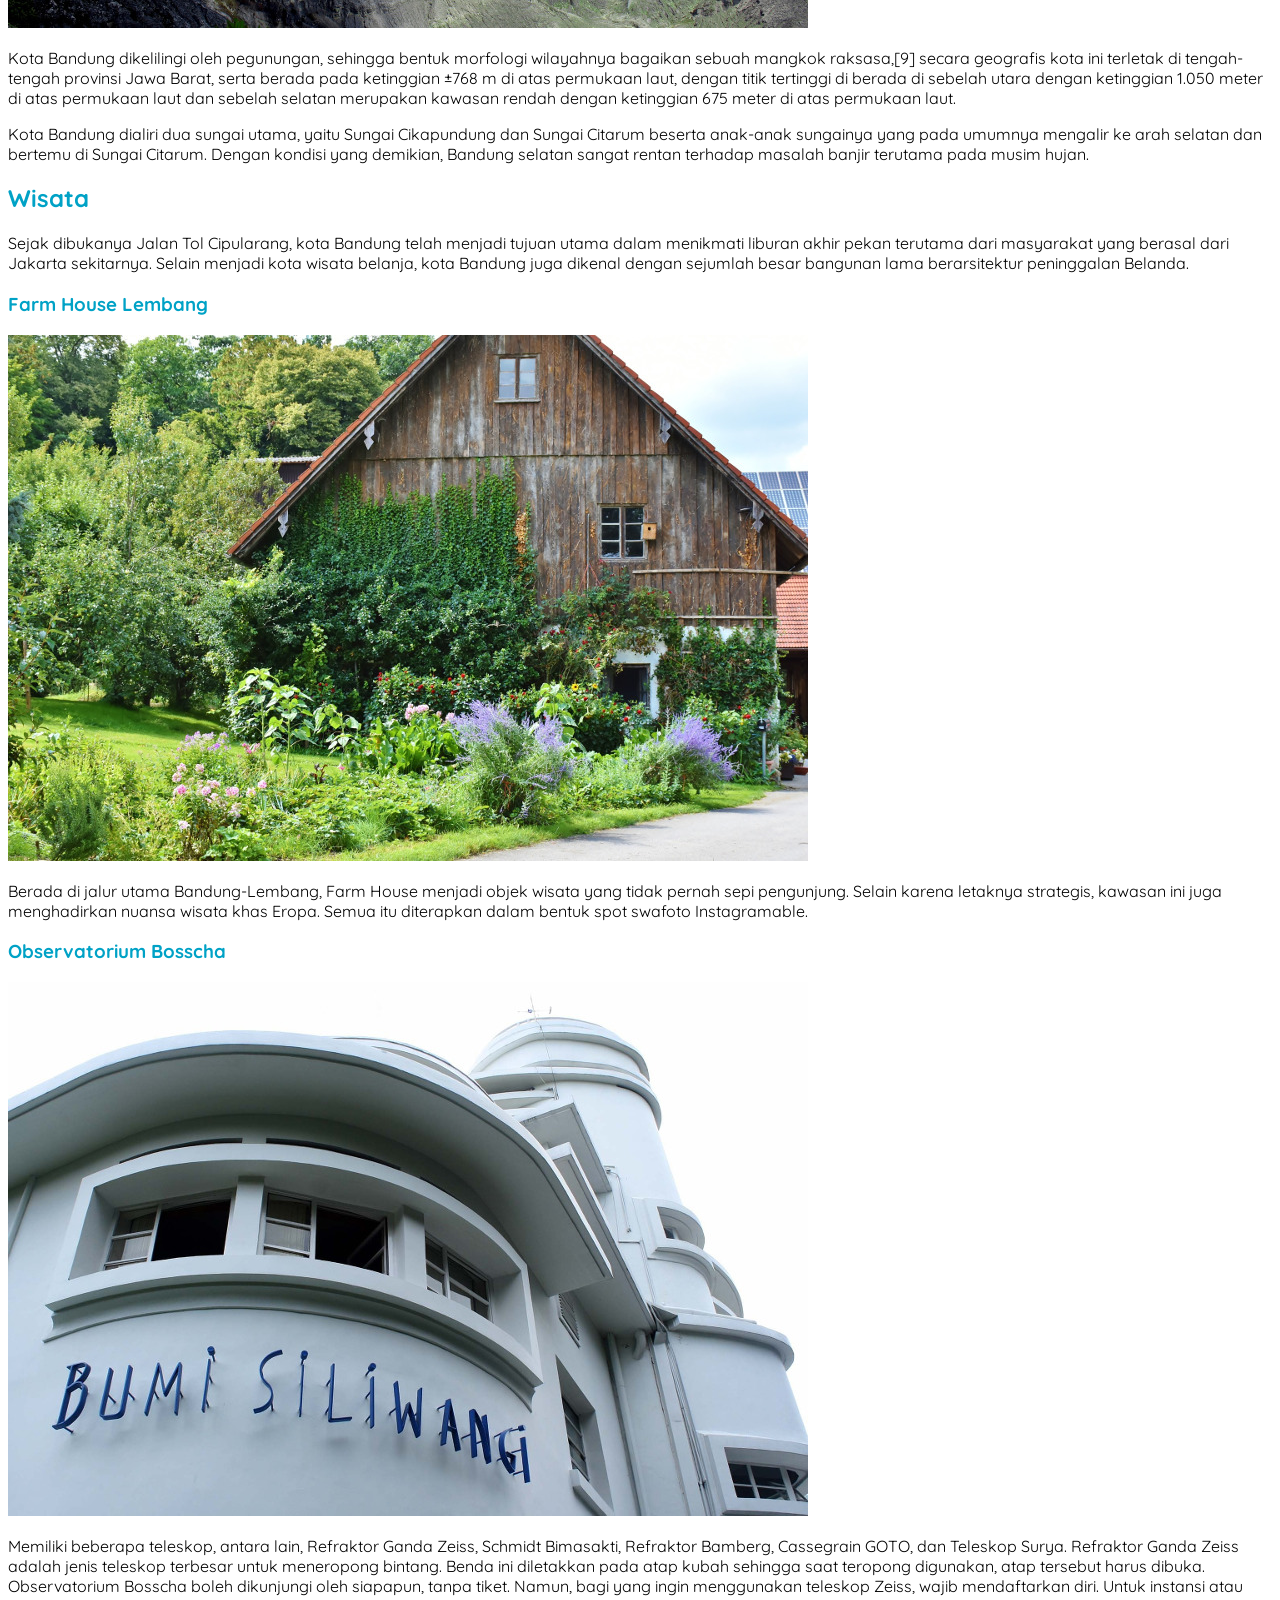
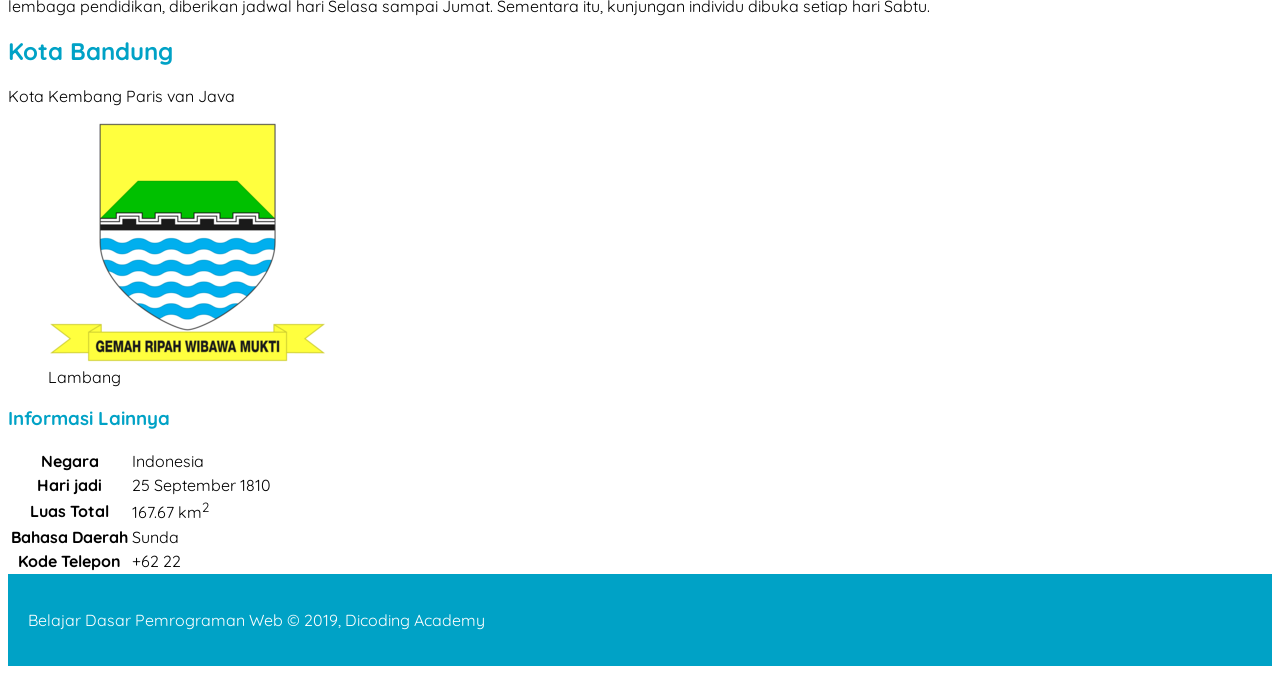
<file: PendalamanCSS/1MenggunakanFontDariGoogleFonts/index.html>
<!DOCTYPE html>
<html>
  <head>
    <meta charset="utf-8" />
    <title>Halaman Profil Bandung</title>

    <!-- My Own Styles -->
    <link rel="stylesheet" href="assets/styles/style.css" />

    <!-- Google Fonts -->
    <link rel="preconnect" href="https://fonts.googleapis.com" />
    <link rel="preconnect" href="https://fonts.gstatic.com" crossorigin />
    <link
      href="https://fonts.googleapis.com/css2?family=Quicksand:wght@300..700&display=swap"
      rel="stylesheet"
    />
  </head>

  <body>
    <header>
      <h1>Bandung</h1>
      <p>
        Kota metropolitan terbesar di Provinsi Jawa Barat, sekaligus menjadi ibu
        kota provinsi tersebut.
      </p>

      <nav>
        <ul>
          <li>
            <a href="#sejarah">Sejarah</a>
          </li>
          <li>
            <a href="#geografis">Geografis</a>
          </li>
          <li>
            <a href="#wisata">Wisata</a>
          </li>
        </ul>
      </nav>
    </header>

    <main>
      <!-- Konten artikel -->
      <div id="content">
        <article id="sejarah">
          <h2>Sejarah</h2>
          <img src="assets/image/history.jpg" alt="sejarah" />
          <p>
            Kata Bandung berasal dari kata bendung atau bendungan karena
            terbendungnya sungai Citarum oleh lava Gunung Tangkuban Parahu yang
            lalu membentuk telaga. Legenda yang diceritakan oleh orang-orang tua
            di Bandung mengatakan bahwa nama Bandung diambil dari sebuah
            kendaraan air yang terdiri dari dua perahu yang diikat berdampingan
            yang disebut perahu bandung yang digunakan oleh Bupati Bandung, R.A.
            Wiranatakusumah II, untuk melayari Ci Tarum dalam mencari tempat
            kedudukan kabupaten yang baru untuk menggantikan ibu kota yang lama
            di Dayeuhkolot.
          </p>

          <p>
            Berdasarkan filosofi Sunda, kata Bandung juga berasal dari kalimat
            Nga-Bandung-an Banda Indung, yang merupakan kalimat sakral dan luhur
            karena mengandung nilai ajaran Sunda. Nga-Bandung-an artinya
            menyaksikan atau bersaksi. Banda adalah segala sesuatu yang berada
            di alam hidup yaitu di bumi dan atmosfer, baik makhluk hidup maupun
            benda mati. Sinonim dari banda adalah harta. Indung berarti Ibu atau
            Bumi, disebut juga sebagai Ibu Pertiwi tempat Banda berada.
          </p>
        </article>

        <article id="geografis">
          <h2>Geografis</h2>
          <img src="assets/image/geografis.jpg" alt="geografis" />
          <p>
            Kota Bandung dikelilingi oleh pegunungan, sehingga bentuk morfologi
            wilayahnya bagaikan sebuah mangkok raksasa,[9] secara geografis kota
            ini terletak di tengah-tengah provinsi Jawa Barat, serta berada pada
            ketinggian ±768 m di atas permukaan laut, dengan titik tertinggi di
            berada di sebelah utara dengan ketinggian 1.050 meter di atas
            permukaan laut dan sebelah selatan merupakan kawasan rendah dengan
            ketinggian 675 meter di atas permukaan laut.
          </p>

          <p>
            Kota Bandung dialiri dua sungai utama, yaitu Sungai Cikapundung dan
            Sungai Citarum beserta anak-anak sungainya yang pada umumnya
            mengalir ke arah selatan dan bertemu di Sungai Citarum. Dengan
            kondisi yang demikian, Bandung selatan sangat rentan terhadap
            masalah banjir terutama pada musim hujan.
          </p>
        </article>

        <article id="wisata">
          <h2>Wisata</h2>
          <p>
            Sejak dibukanya Jalan Tol Cipularang, kota Bandung telah menjadi
            tujuan utama dalam menikmati liburan akhir pekan terutama dari
            masyarakat yang berasal dari Jakarta sekitarnya. Selain menjadi kota
            wisata belanja, kota Bandung juga dikenal dengan sejumlah besar
            bangunan lama berarsitektur peninggalan Belanda.
          </p>

          <section>
            <h3>Farm House Lembang</h3>
            <img src="assets/image/farm-house.jpg" alt="farm house" />
            <p>
              Berada di jalur utama Bandung-Lembang, Farm House menjadi objek
              wisata yang tidak pernah sepi pengunjung. Selain karena letaknya
              strategis, kawasan ini juga menghadirkan nuansa wisata khas Eropa.
              Semua itu diterapkan dalam bentuk spot swafoto Instagramable.
            </p>
          </section>

          <section>
            <h3>Observatorium Bosscha</h3>
            <img src="assets/image/bosscha.jpg" alt="bosscha" />
            <p>
              Memiliki beberapa teleskop, antara lain, Refraktor Ganda Zeiss,
              Schmidt Bimasakti, Refraktor Bamberg, Cassegrain GOTO, dan
              Teleskop Surya. Refraktor Ganda Zeiss adalah jenis teleskop
              terbesar untuk meneropong bintang. Benda ini diletakkan pada atap
              kubah sehingga saat teropong digunakan, atap tersebut harus
              dibuka. Observatorium Bosscha boleh dikunjungi oleh siapapun,
              tanpa tiket. Namun, bagi yang ingin menggunakan teleskop Zeiss,
              wajib mendaftarkan diri. Untuk instansi atau lembaga pendidikan,
              diberikan jadwal hari Selasa sampai Jumat. Sementara itu,
              kunjungan individu dibuka setiap hari Sabtu.
            </p>
          </section>
        </article>
      </div>

      <!-- Konten samping -->
      <aside>
        <article>
          <header>
            <h2>Kota Bandung</h2>
            <p>Kota Kembang Paris van Java</p>
            <figure>
              <img src="assets/image/bandung-badge.png" />
              <figcaption>Lambang</figcaption>
            </figure>
          </header>

          <section>
            <h3>Informasi Lainnya</h3>

            <table>
              <tr>
                <th>Negara</th>
                <td>Indonesia</td>
              </tr>
              <tr>
                <th>Hari jadi</th>
                <td>25 September 1810</td>
              </tr>
              <tr>
                <th>Luas Total</th>
                <td>167.67 km<sup>2</sup></td>
              </tr>
              <tr>
                <th>Bahasa Daerah</th>
                <td>Sunda</td>
              </tr>
              <tr>
                <th>Kode Telepon</th>
                <td>+62 22</td>
              </tr>
            </table>
          </section>
        </article>
      </aside>
    </main>

    <footer>
      <p>Belajar Dasar Pemrograman Web &#169; 2019, Dicoding Academy</p>
    </footer>
  </body>
</html>
</file>
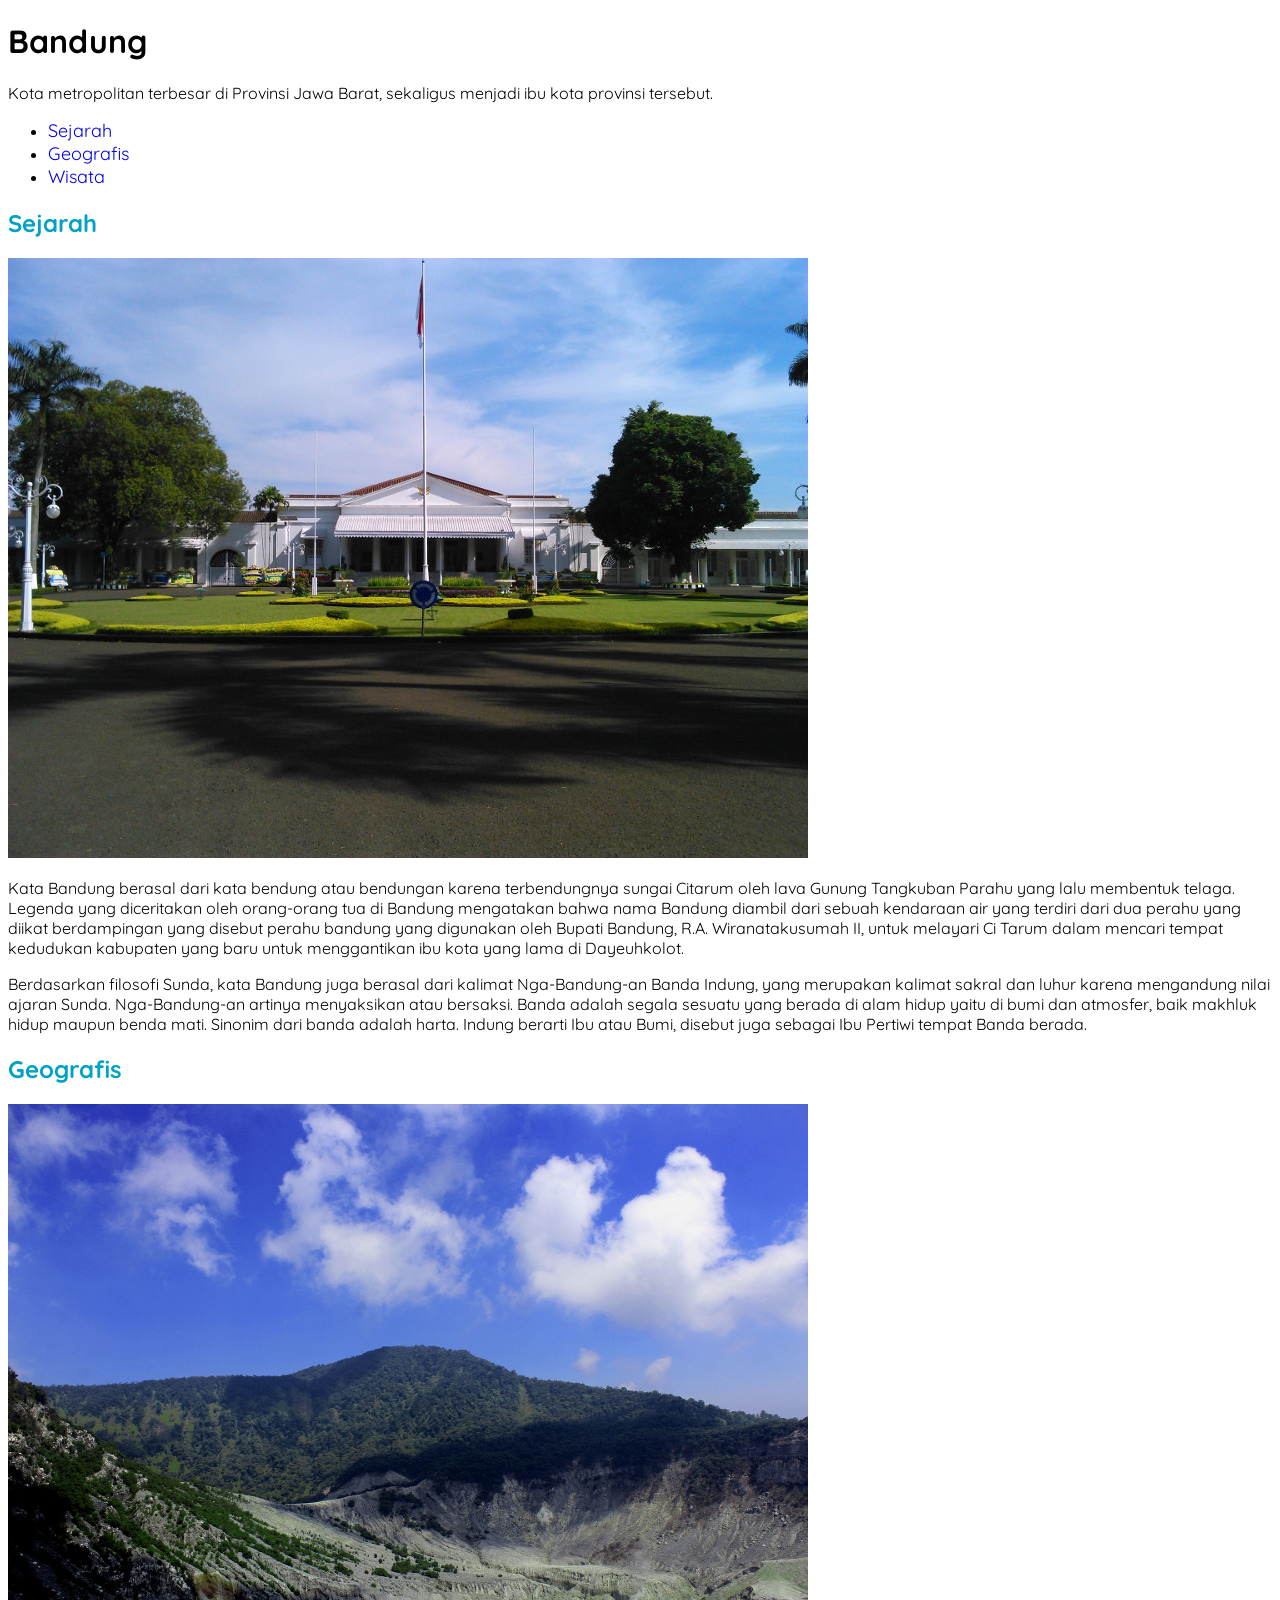
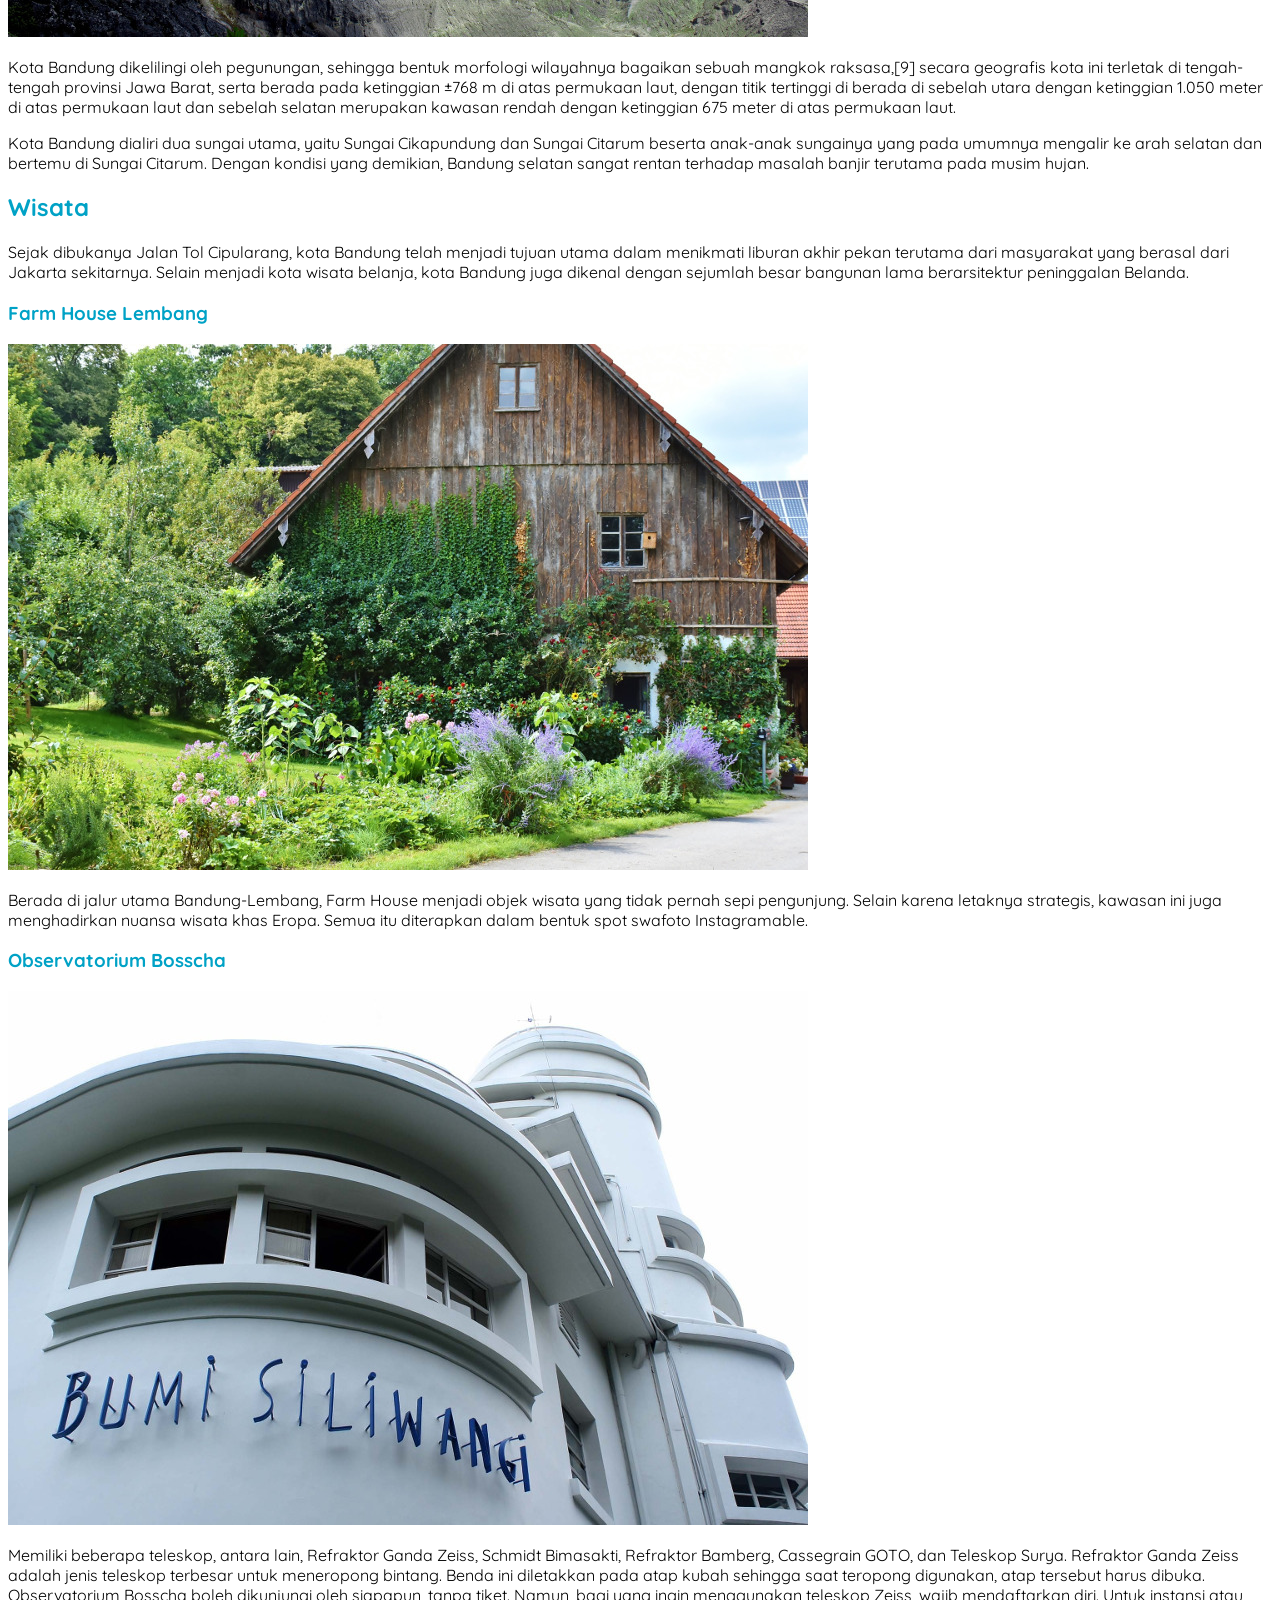
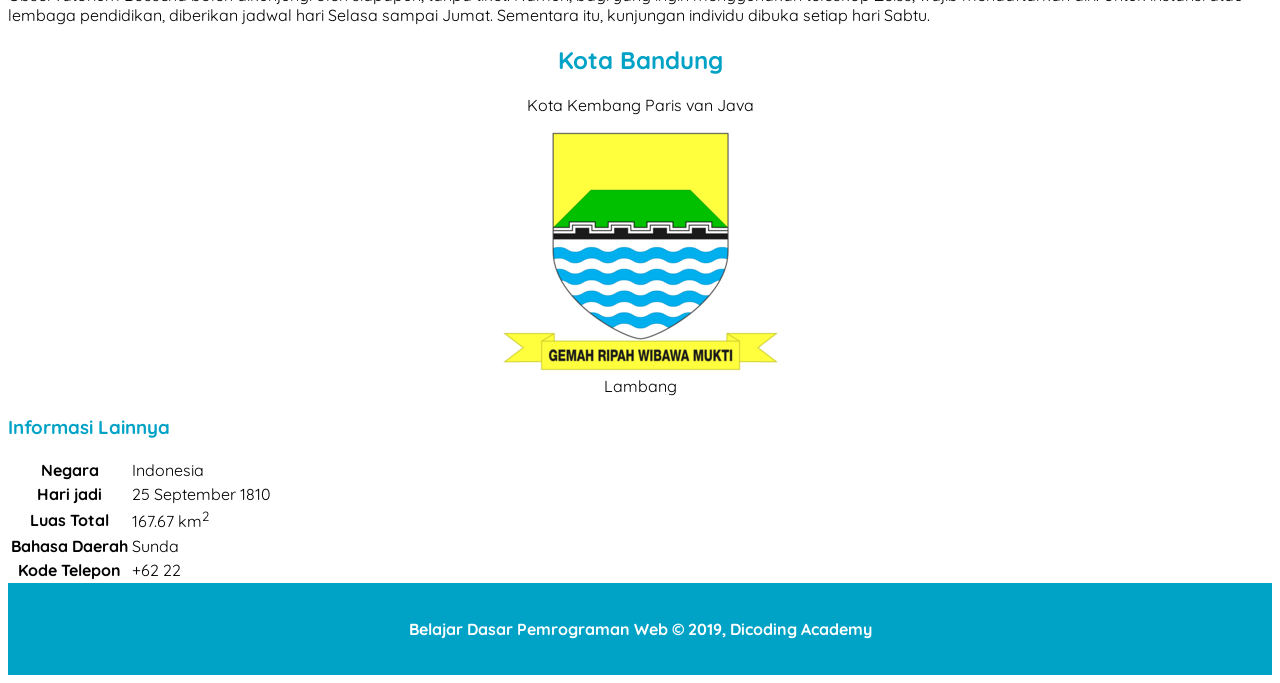
<file: PendalamanCSS/2MenetapkanUkuranKetebalanDanAlignmentTeksDiHalamanProfil/index.html>
<!DOCTYPE html>
<html>
  <head>
    <meta charset="utf-8" />
    <title>Halaman Profil Bandung</title>

    <!-- My Own Styles -->
    <link rel="stylesheet" href="assets/styles/style.css" />

    <!-- Google Fonts -->
    <link rel="preconnect" href="https://fonts.googleapis.com" />
    <link rel="preconnect" href="https://fonts.gstatic.com" crossorigin />
    <link
      href="https://fonts.googleapis.com/css2?family=Quicksand:wght@300..700&display=swap"
      rel="stylesheet"
    />
  </head>

  <body>
    <header>
      <h1>Bandung</h1>
      <p>
        Kota metropolitan terbesar di Provinsi Jawa Barat, sekaligus menjadi ibu
        kota provinsi tersebut.
      </p>

      <nav>
        <ul>
          <li>
            <a href="#sejarah">Sejarah</a>
          </li>
          <li>
            <a href="#geografis">Geografis</a>
          </li>
          <li>
            <a href="#wisata">Wisata</a>
          </li>
        </ul>
      </nav>
    </header>

    <main>
      <!-- Konten artikel -->
      <div id="content">
        <article id="sejarah">
          <h2>Sejarah</h2>
          <img src="assets/image/history.jpg" alt="sejarah" />
          <p>
            Kata Bandung berasal dari kata bendung atau bendungan karena
            terbendungnya sungai Citarum oleh lava Gunung Tangkuban Parahu yang
            lalu membentuk telaga. Legenda yang diceritakan oleh orang-orang tua
            di Bandung mengatakan bahwa nama Bandung diambil dari sebuah
            kendaraan air yang terdiri dari dua perahu yang diikat berdampingan
            yang disebut perahu bandung yang digunakan oleh Bupati Bandung, R.A.
            Wiranatakusumah II, untuk melayari Ci Tarum dalam mencari tempat
            kedudukan kabupaten yang baru untuk menggantikan ibu kota yang lama
            di Dayeuhkolot.
          </p>

          <p>
            Berdasarkan filosofi Sunda, kata Bandung juga berasal dari kalimat
            Nga-Bandung-an Banda Indung, yang merupakan kalimat sakral dan luhur
            karena mengandung nilai ajaran Sunda. Nga-Bandung-an artinya
            menyaksikan atau bersaksi. Banda adalah segala sesuatu yang berada
            di alam hidup yaitu di bumi dan atmosfer, baik makhluk hidup maupun
            benda mati. Sinonim dari banda adalah harta. Indung berarti Ibu atau
            Bumi, disebut juga sebagai Ibu Pertiwi tempat Banda berada.
          </p>
        </article>

        <article id="geografis">
          <h2>Geografis</h2>
          <img src="assets/image/geografis.jpg" alt="geografis" />
          <p>
            Kota Bandung dikelilingi oleh pegunungan, sehingga bentuk morfologi
            wilayahnya bagaikan sebuah mangkok raksasa,[9] secara geografis kota
            ini terletak di tengah-tengah provinsi Jawa Barat, serta berada pada
            ketinggian ±768 m di atas permukaan laut, dengan titik tertinggi di
            berada di sebelah utara dengan ketinggian 1.050 meter di atas
            permukaan laut dan sebelah selatan merupakan kawasan rendah dengan
            ketinggian 675 meter di atas permukaan laut.
          </p>

          <p>
            Kota Bandung dialiri dua sungai utama, yaitu Sungai Cikapundung dan
            Sungai Citarum beserta anak-anak sungainya yang pada umumnya
            mengalir ke arah selatan dan bertemu di Sungai Citarum. Dengan
            kondisi yang demikian, Bandung selatan sangat rentan terhadap
            masalah banjir terutama pada musim hujan.
          </p>
        </article>

        <article id="wisata">
          <h2>Wisata</h2>
          <p>
            Sejak dibukanya Jalan Tol Cipularang, kota Bandung telah menjadi
            tujuan utama dalam menikmati liburan akhir pekan terutama dari
            masyarakat yang berasal dari Jakarta sekitarnya. Selain menjadi kota
            wisata belanja, kota Bandung juga dikenal dengan sejumlah besar
            bangunan lama berarsitektur peninggalan Belanda.
          </p>

          <section>
            <h3>Farm House Lembang</h3>
            <img src="assets/image/farm-house.jpg" alt="farm house" />
            <p>
              Berada di jalur utama Bandung-Lembang, Farm House menjadi objek
              wisata yang tidak pernah sepi pengunjung. Selain karena letaknya
              strategis, kawasan ini juga menghadirkan nuansa wisata khas Eropa.
              Semua itu diterapkan dalam bentuk spot swafoto Instagramable.
            </p>
          </section>

          <section>
            <h3>Observatorium Bosscha</h3>
            <img src="assets/image/bosscha.jpg" alt="bosscha" />
            <p>
              Memiliki beberapa teleskop, antara lain, Refraktor Ganda Zeiss,
              Schmidt Bimasakti, Refraktor Bamberg, Cassegrain GOTO, dan
              Teleskop Surya. Refraktor Ganda Zeiss adalah jenis teleskop
              terbesar untuk meneropong bintang. Benda ini diletakkan pada atap
              kubah sehingga saat teropong digunakan, atap tersebut harus
              dibuka. Observatorium Bosscha boleh dikunjungi oleh siapapun,
              tanpa tiket. Namun, bagi yang ingin menggunakan teleskop Zeiss,
              wajib mendaftarkan diri. Untuk instansi atau lembaga pendidikan,
              diberikan jadwal hari Selasa sampai Jumat. Sementara itu,
              kunjungan individu dibuka setiap hari Sabtu.
            </p>
          </section>
        </article>
      </div>

      <!-- Konten samping -->
      <aside>
        <article class="profile">
          <header>
            <h2>Kota Bandung</h2>
            <p>Kota Kembang Paris van Java</p>
            <figure>
              <img src="assets/image/bandung-badge.png" />
              <figcaption>Lambang</figcaption>
            </figure>
          </header>

          <section>
            <h3>Informasi Lainnya</h3>

            <table>
              <tr>
                <th>Negara</th>
                <td>Indonesia</td>
              </tr>
              <tr>
                <th>Hari jadi</th>
                <td>25 September 1810</td>
              </tr>
              <tr>
                <th>Luas Total</th>
                <td>167.67 km<sup>2</sup></td>
              </tr>
              <tr>
                <th>Bahasa Daerah</th>
                <td>Sunda</td>
              </tr>
              <tr>
                <th>Kode Telepon</th>
                <td>+62 22</td>
              </tr>
            </table>
          </section>
        </article>
      </aside>
    </main>

    <footer>
      <p>Belajar Dasar Pemrograman Web &#169; 2019, Dicoding Academy</p>
    </footer>
  </body>
</html>
</file>
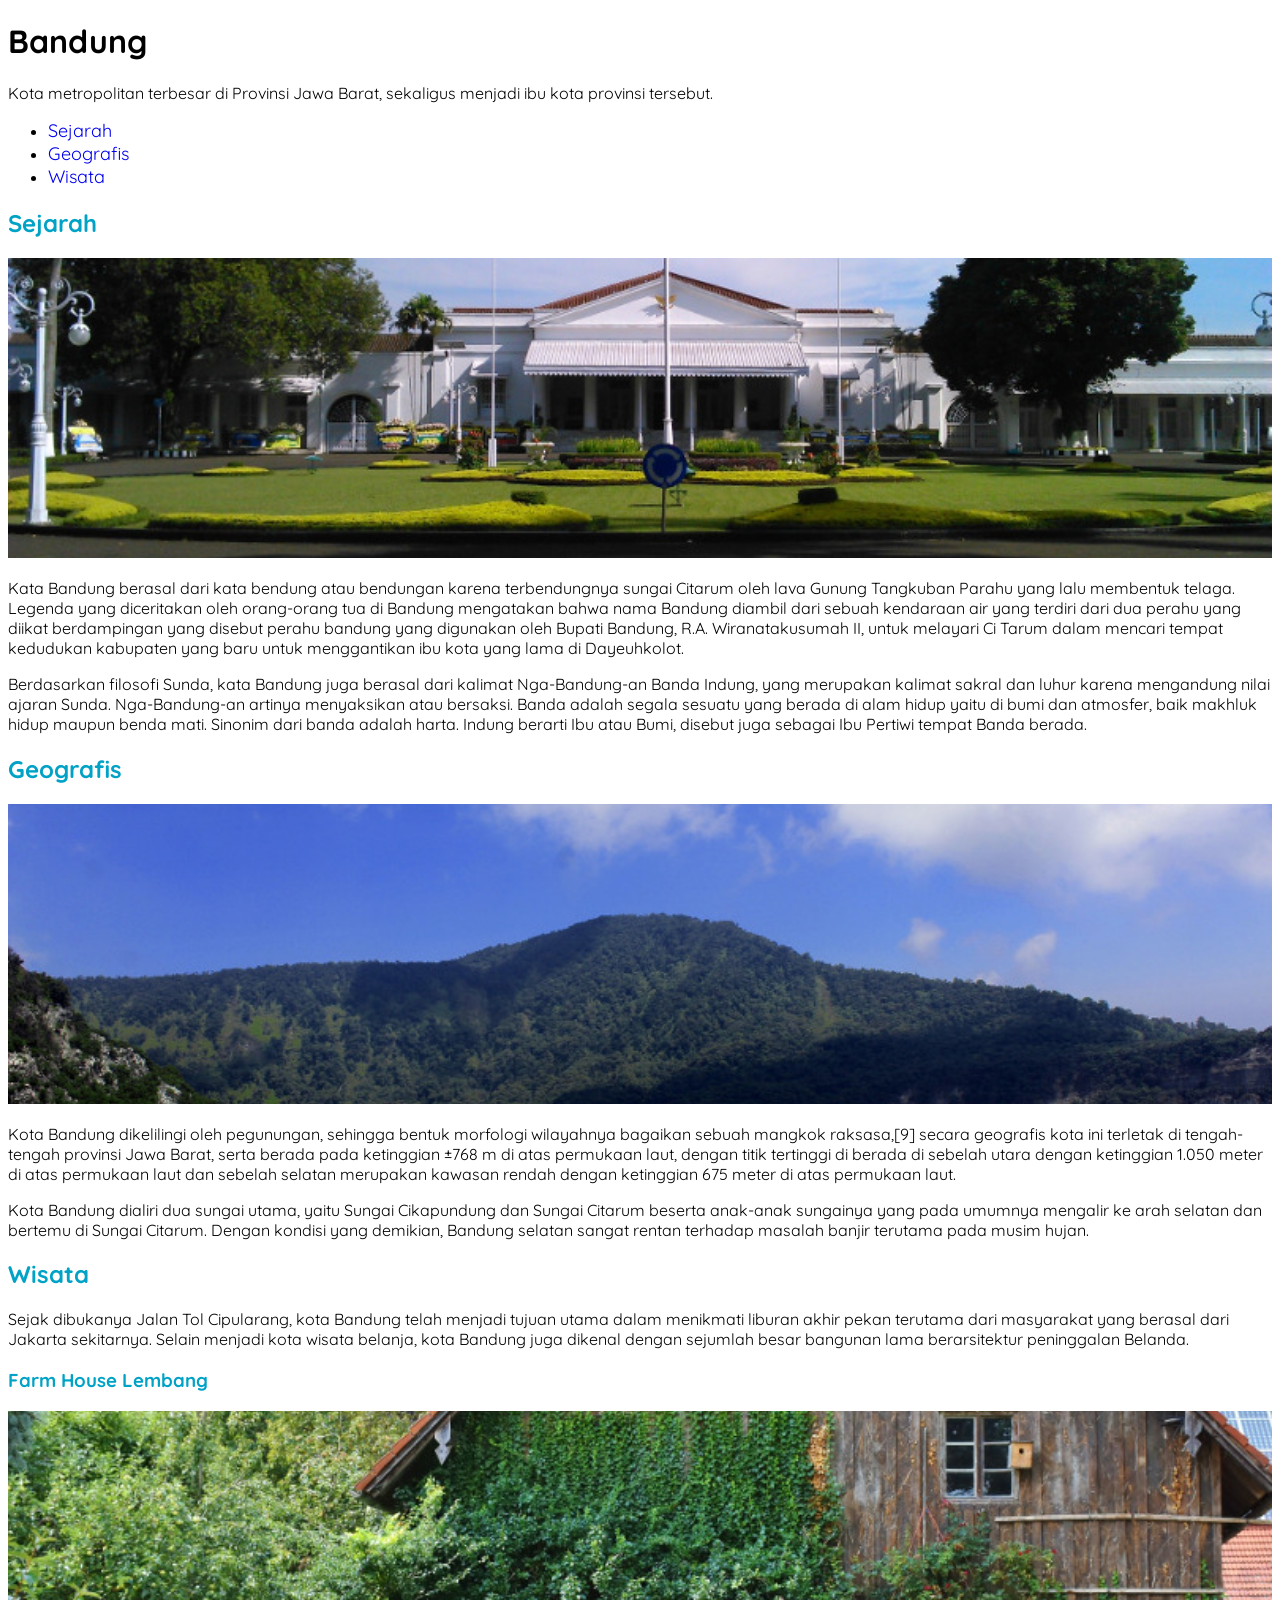
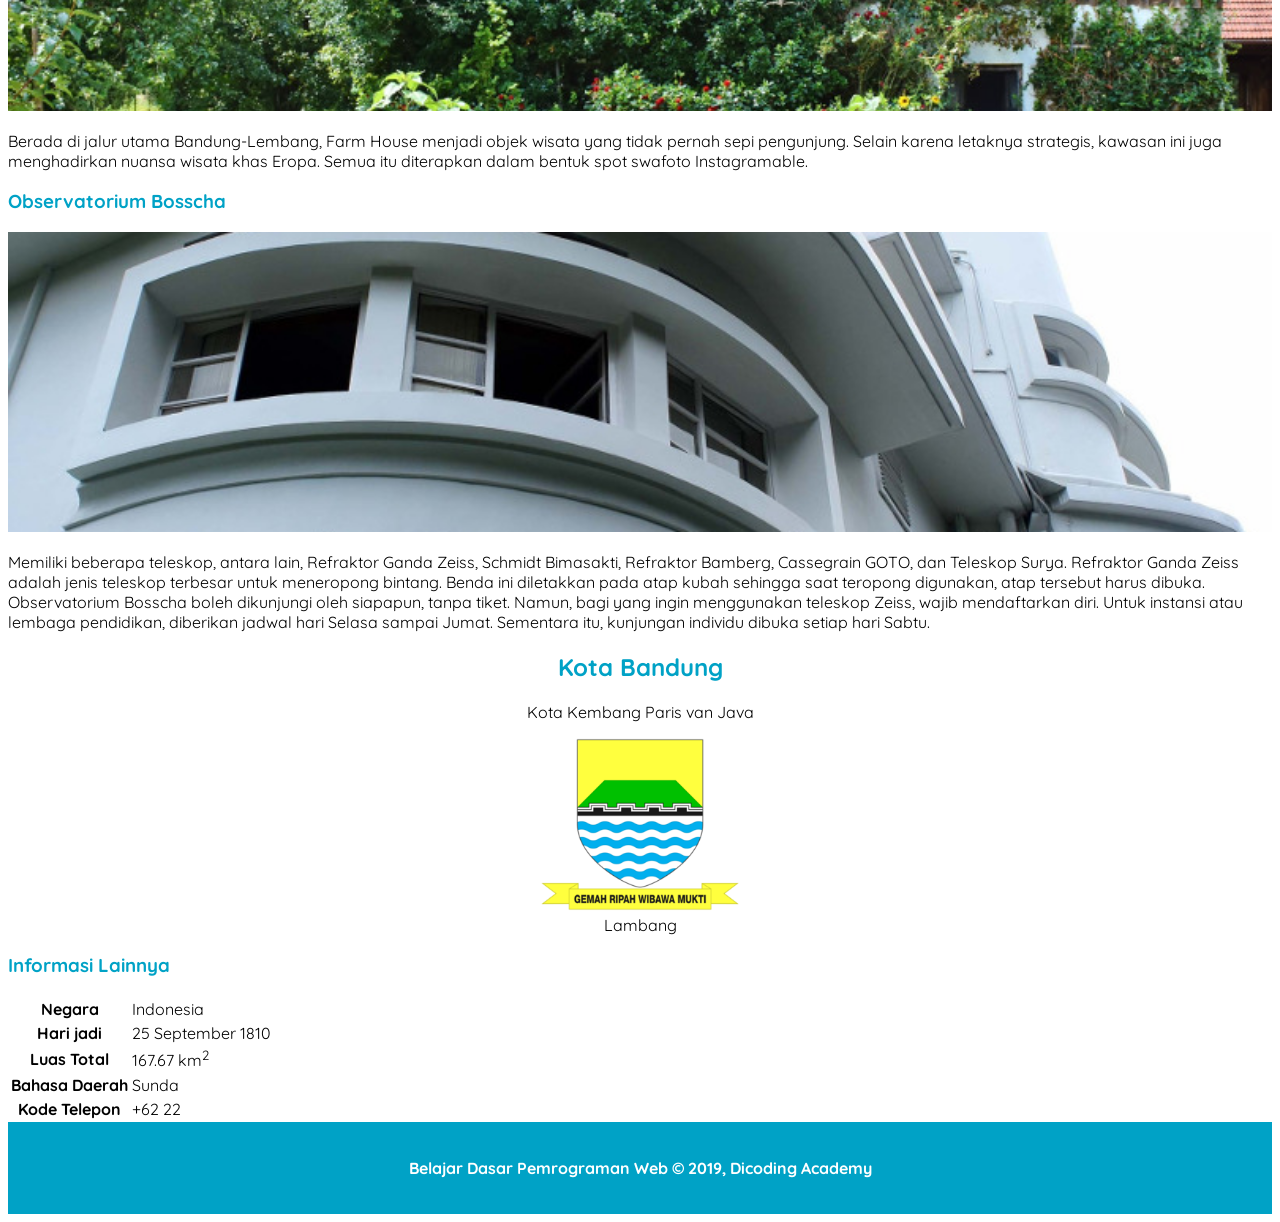
<file: PendalamanCSS/3MenetapkanUkuranPadaGambar/index.html>
<!DOCTYPE html>
<html>
  <head>
    <meta charset="utf-8" />
    <title>Halaman Profil Bandung</title>

    <!-- My Own Styles -->
    <link rel="stylesheet" href="assets/styles/style.css" />

    <!-- Google Fonts -->
    <link rel="preconnect" href="https://fonts.googleapis.com" />
    <link rel="preconnect" href="https://fonts.gstatic.com" crossorigin />
    <link
      href="https://fonts.googleapis.com/css2?family=Quicksand:wght@300..700&display=swap"
      rel="stylesheet"
    />
  </head>

  <body>
    <header>
      <h1>Bandung</h1>
      <p>
        Kota metropolitan terbesar di Provinsi Jawa Barat, sekaligus menjadi ibu
        kota provinsi tersebut.
      </p>

      <nav>
        <ul>
          <li>
            <a href="#sejarah">Sejarah</a>
          </li>
          <li>
            <a href="#geografis">Geografis</a>
          </li>
          <li>
            <a href="#wisata">Wisata</a>
          </li>
        </ul>
      </nav>
    </header>

    <main>
      <!-- Konten artikel -->
      <div id="content">
        <article id="sejarah">
          <h2>Sejarah</h2>
          <img
            src="assets/image/history.jpg"
            alt="sejarah"
            class="featured-image"
          />
          <p>
            Kata Bandung berasal dari kata bendung atau bendungan karena
            terbendungnya sungai Citarum oleh lava Gunung Tangkuban Parahu yang
            lalu membentuk telaga. Legenda yang diceritakan oleh orang-orang tua
            di Bandung mengatakan bahwa nama Bandung diambil dari sebuah
            kendaraan air yang terdiri dari dua perahu yang diikat berdampingan
            yang disebut perahu bandung yang digunakan oleh Bupati Bandung, R.A.
            Wiranatakusumah II, untuk melayari Ci Tarum dalam mencari tempat
            kedudukan kabupaten yang baru untuk menggantikan ibu kota yang lama
            di Dayeuhkolot.
          </p>

          <p>
            Berdasarkan filosofi Sunda, kata Bandung juga berasal dari kalimat
            Nga-Bandung-an Banda Indung, yang merupakan kalimat sakral dan luhur
            karena mengandung nilai ajaran Sunda. Nga-Bandung-an artinya
            menyaksikan atau bersaksi. Banda adalah segala sesuatu yang berada
            di alam hidup yaitu di bumi dan atmosfer, baik makhluk hidup maupun
            benda mati. Sinonim dari banda adalah harta. Indung berarti Ibu atau
            Bumi, disebut juga sebagai Ibu Pertiwi tempat Banda berada.
          </p>
        </article>

        <article id="geografis">
          <h2>Geografis</h2>
          <img
            src="assets/image/geografis.jpg"
            alt="geografis"
            class="featured-image"
          />
          <p>
            Kota Bandung dikelilingi oleh pegunungan, sehingga bentuk morfologi
            wilayahnya bagaikan sebuah mangkok raksasa,[9] secara geografis kota
            ini terletak di tengah-tengah provinsi Jawa Barat, serta berada pada
            ketinggian ±768 m di atas permukaan laut, dengan titik tertinggi di
            berada di sebelah utara dengan ketinggian 1.050 meter di atas
            permukaan laut dan sebelah selatan merupakan kawasan rendah dengan
            ketinggian 675 meter di atas permukaan laut.
          </p>

          <p>
            Kota Bandung dialiri dua sungai utama, yaitu Sungai Cikapundung dan
            Sungai Citarum beserta anak-anak sungainya yang pada umumnya
            mengalir ke arah selatan dan bertemu di Sungai Citarum. Dengan
            kondisi yang demikian, Bandung selatan sangat rentan terhadap
            masalah banjir terutama pada musim hujan.
          </p>
        </article>

        <article id="wisata">
          <h2>Wisata</h2>
          <p>
            Sejak dibukanya Jalan Tol Cipularang, kota Bandung telah menjadi
            tujuan utama dalam menikmati liburan akhir pekan terutama dari
            masyarakat yang berasal dari Jakarta sekitarnya. Selain menjadi kota
            wisata belanja, kota Bandung juga dikenal dengan sejumlah besar
            bangunan lama berarsitektur peninggalan Belanda.
          </p>

          <section>
            <h3>Farm House Lembang</h3>
            <img
              src="assets/image/farm-house.jpg"
              alt="farm house"
              class="featured-image"
            />
            <p>
              Berada di jalur utama Bandung-Lembang, Farm House menjadi objek
              wisata yang tidak pernah sepi pengunjung. Selain karena letaknya
              strategis, kawasan ini juga menghadirkan nuansa wisata khas Eropa.
              Semua itu diterapkan dalam bentuk spot swafoto Instagramable.
            </p>
          </section>

          <section>
            <h3>Observatorium Bosscha</h3>
            <img
              src="assets/image/bosscha.jpg"
              alt="bosscha"
              class="featured-image"
            />
            <p>
              Memiliki beberapa teleskop, antara lain, Refraktor Ganda Zeiss,
              Schmidt Bimasakti, Refraktor Bamberg, Cassegrain GOTO, dan
              Teleskop Surya. Refraktor Ganda Zeiss adalah jenis teleskop
              terbesar untuk meneropong bintang. Benda ini diletakkan pada atap
              kubah sehingga saat teropong digunakan, atap tersebut harus
              dibuka. Observatorium Bosscha boleh dikunjungi oleh siapapun,
              tanpa tiket. Namun, bagi yang ingin menggunakan teleskop Zeiss,
              wajib mendaftarkan diri. Untuk instansi atau lembaga pendidikan,
              diberikan jadwal hari Selasa sampai Jumat. Sementara itu,
              kunjungan individu dibuka setiap hari Sabtu.
            </p>
          </section>
        </article>
      </div>

      <!-- Konten samping -->
      <aside>
        <article class="profile">
          <header>
            <h2>Kota Bandung</h2>
            <p>Kota Kembang Paris van Java</p>
            <figure>
              <img src="assets/image/bandung-badge.png" />
              <figcaption>Lambang</figcaption>
            </figure>
          </header>

          <section>
            <h3>Informasi Lainnya</h3>

            <table>
              <tr>
                <th>Negara</th>
                <td>Indonesia</td>
              </tr>
              <tr>
                <th>Hari jadi</th>
                <td>25 September 1810</td>
              </tr>
              <tr>
                <th>Luas Total</th>
                <td>167.67 km<sup>2</sup></td>
              </tr>
              <tr>
                <th>Bahasa Daerah</th>
                <td>Sunda</td>
              </tr>
              <tr>
                <th>Kode Telepon</th>
                <td>+62 22</td>
              </tr>
            </table>
          </section>
        </article>
      </aside>
    </main>

    <footer>
      <p>Belajar Dasar Pemrograman Web &#169; 2019, Dicoding Academy</p>
    </footer>
  </body>
</html>
</file>
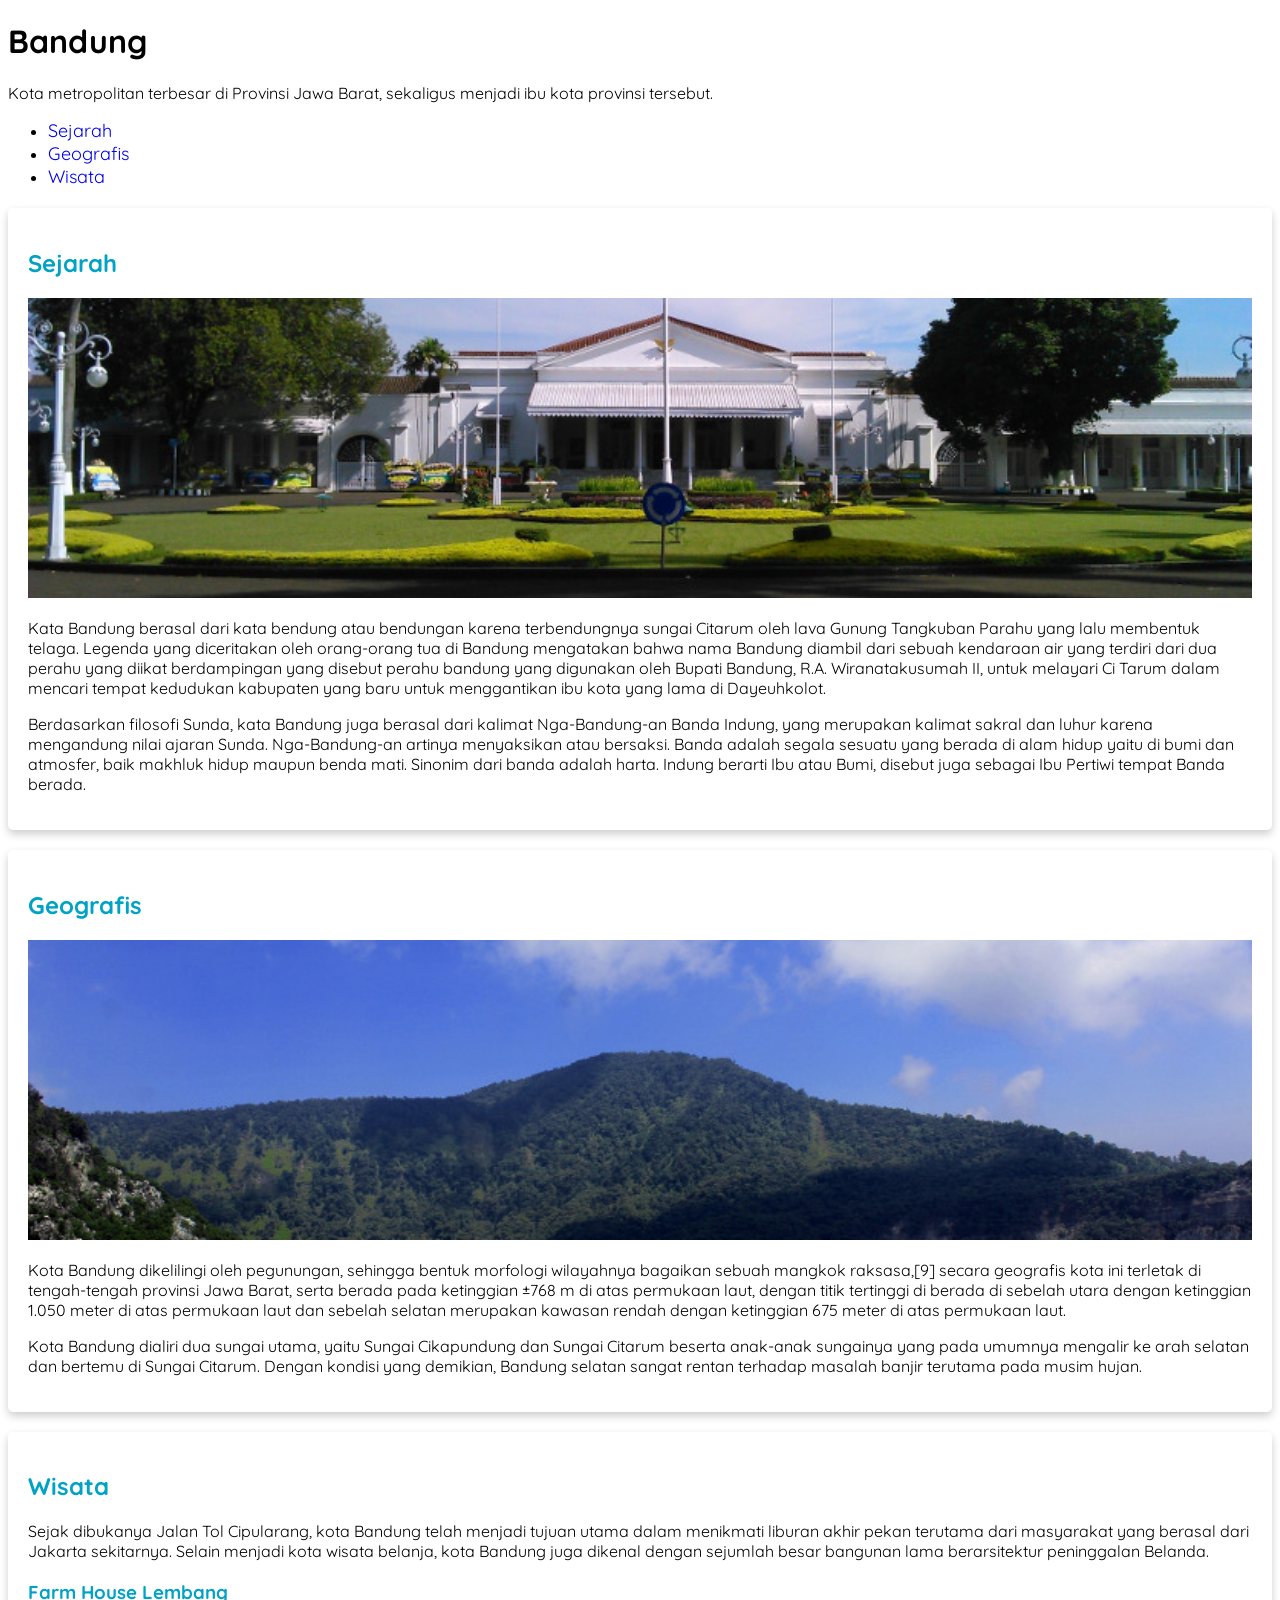
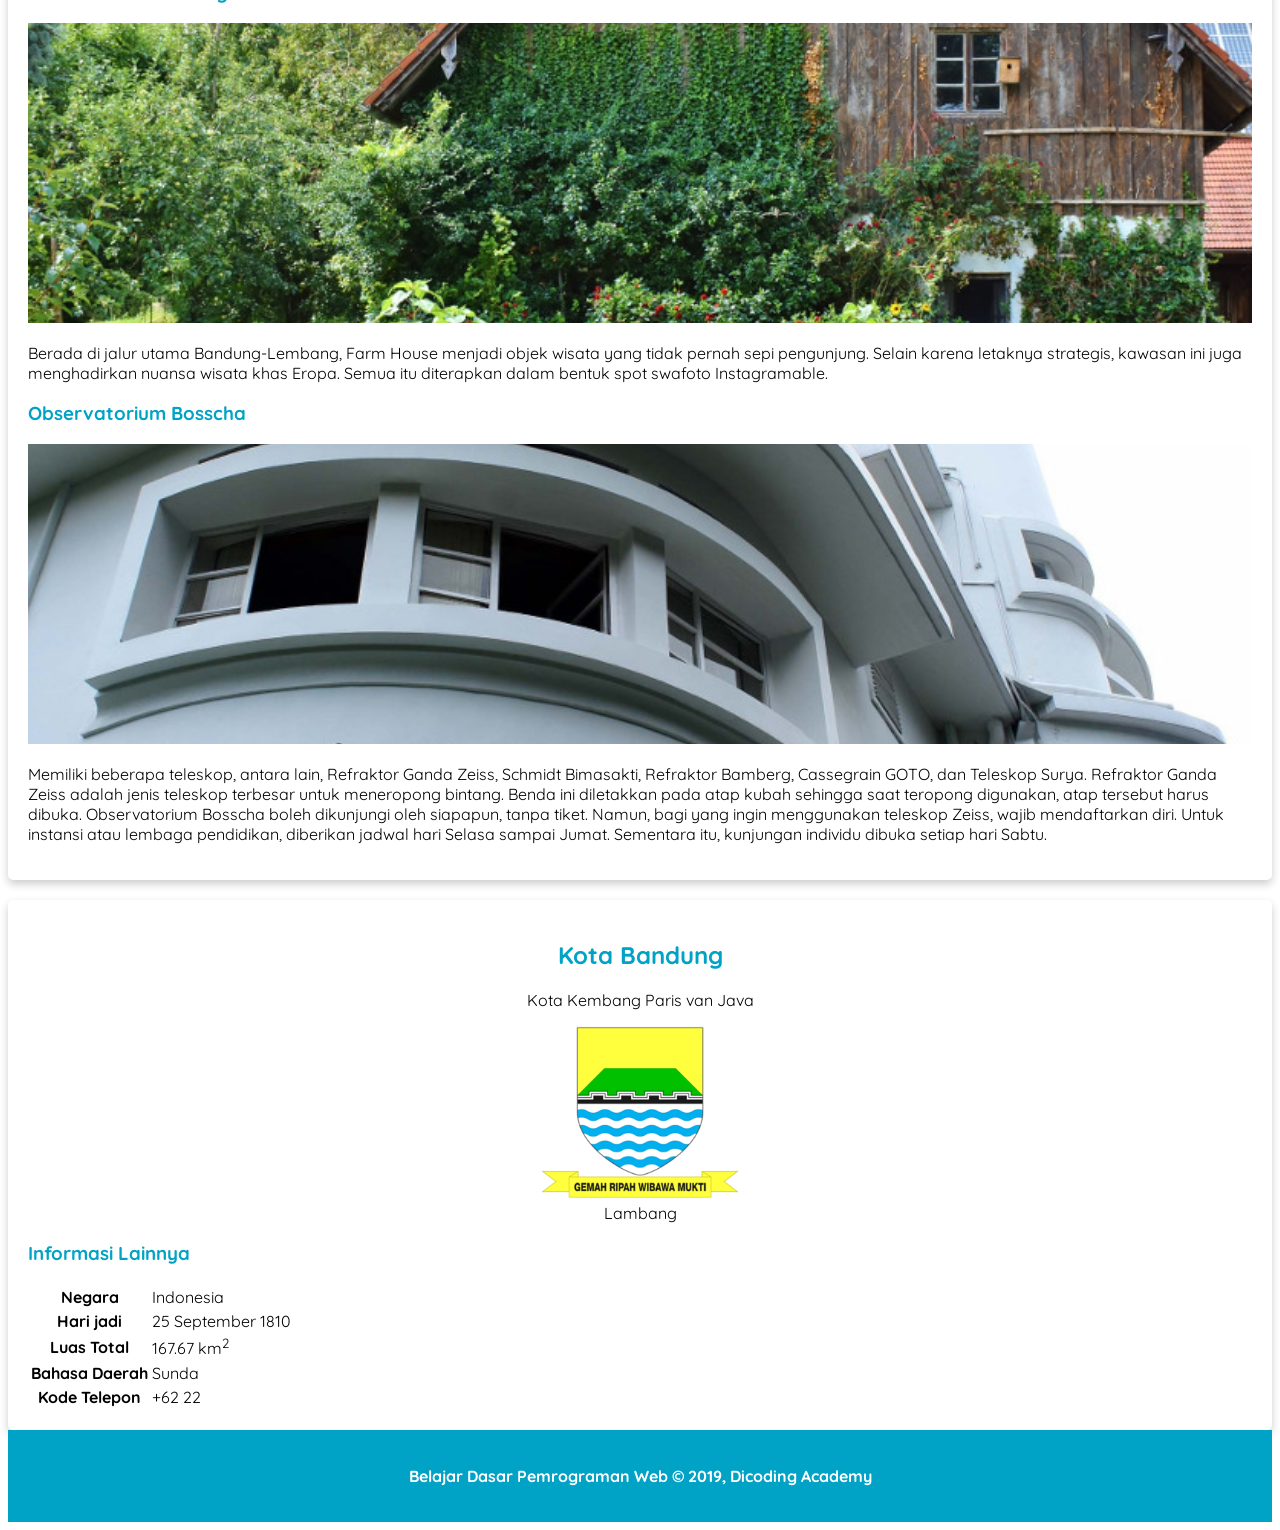
<file: PendalamanCSS/4MenerapkanCardStylePadaElemenArticle/index.html>
<!DOCTYPE html>
<html>
  <head>
    <meta charset="utf-8" />
    <title>Halaman Profil Bandung</title>

    <!-- My Own Styles -->
    <link rel="stylesheet" href="assets/styles/style.css" />

    <!-- Google Fonts -->
    <link rel="preconnect" href="https://fonts.googleapis.com" />
    <link rel="preconnect" href="https://fonts.gstatic.com" crossorigin />
    <link
      href="https://fonts.googleapis.com/css2?family=Quicksand:wght@300..700&display=swap"
      rel="stylesheet"
    />
  </head>

  <body>
    <header>
      <h1>Bandung</h1>
      <p>
        Kota metropolitan terbesar di Provinsi Jawa Barat, sekaligus menjadi ibu
        kota provinsi tersebut.
      </p>

      <nav>
        <ul>
          <li>
            <a href="#sejarah">Sejarah</a>
          </li>
          <li>
            <a href="#geografis">Geografis</a>
          </li>
          <li>
            <a href="#wisata">Wisata</a>
          </li>
        </ul>
      </nav>
    </header>

    <main>
      <!-- Konten artikel -->
      <div id="content">
        <article id="sejarah" class="card">
          <h2>Sejarah</h2>
          <img
            src="assets/image/history.jpg"
            alt="sejarah"
            class="featured-image"
          />
          <p>
            Kata Bandung berasal dari kata bendung atau bendungan karena
            terbendungnya sungai Citarum oleh lava Gunung Tangkuban Parahu yang
            lalu membentuk telaga. Legenda yang diceritakan oleh orang-orang tua
            di Bandung mengatakan bahwa nama Bandung diambil dari sebuah
            kendaraan air yang terdiri dari dua perahu yang diikat berdampingan
            yang disebut perahu bandung yang digunakan oleh Bupati Bandung, R.A.
            Wiranatakusumah II, untuk melayari Ci Tarum dalam mencari tempat
            kedudukan kabupaten yang baru untuk menggantikan ibu kota yang lama
            di Dayeuhkolot.
          </p>

          <p>
            Berdasarkan filosofi Sunda, kata Bandung juga berasal dari kalimat
            Nga-Bandung-an Banda Indung, yang merupakan kalimat sakral dan luhur
            karena mengandung nilai ajaran Sunda. Nga-Bandung-an artinya
            menyaksikan atau bersaksi. Banda adalah segala sesuatu yang berada
            di alam hidup yaitu di bumi dan atmosfer, baik makhluk hidup maupun
            benda mati. Sinonim dari banda adalah harta. Indung berarti Ibu atau
            Bumi, disebut juga sebagai Ibu Pertiwi tempat Banda berada.
          </p>
        </article>

        <article id="geografis" class="card">
          <h2>Geografis</h2>
          <img
            src="assets/image/geografis.jpg"
            alt="geografis"
            class="featured-image"
          />
          <p>
            Kota Bandung dikelilingi oleh pegunungan, sehingga bentuk morfologi
            wilayahnya bagaikan sebuah mangkok raksasa,[9] secara geografis kota
            ini terletak di tengah-tengah provinsi Jawa Barat, serta berada pada
            ketinggian ±768 m di atas permukaan laut, dengan titik tertinggi di
            berada di sebelah utara dengan ketinggian 1.050 meter di atas
            permukaan laut dan sebelah selatan merupakan kawasan rendah dengan
            ketinggian 675 meter di atas permukaan laut.
          </p>

          <p>
            Kota Bandung dialiri dua sungai utama, yaitu Sungai Cikapundung dan
            Sungai Citarum beserta anak-anak sungainya yang pada umumnya
            mengalir ke arah selatan dan bertemu di Sungai Citarum. Dengan
            kondisi yang demikian, Bandung selatan sangat rentan terhadap
            masalah banjir terutama pada musim hujan.
          </p>
        </article>

        <article id="wisata" class="card">
          <h2>Wisata</h2>
          <p>
            Sejak dibukanya Jalan Tol Cipularang, kota Bandung telah menjadi
            tujuan utama dalam menikmati liburan akhir pekan terutama dari
            masyarakat yang berasal dari Jakarta sekitarnya. Selain menjadi kota
            wisata belanja, kota Bandung juga dikenal dengan sejumlah besar
            bangunan lama berarsitektur peninggalan Belanda.
          </p>

          <section>
            <h3>Farm House Lembang</h3>
            <img
              src="assets/image/farm-house.jpg"
              alt="farm house"
              class="featured-image"
            />
            <p>
              Berada di jalur utama Bandung-Lembang, Farm House menjadi objek
              wisata yang tidak pernah sepi pengunjung. Selain karena letaknya
              strategis, kawasan ini juga menghadirkan nuansa wisata khas Eropa.
              Semua itu diterapkan dalam bentuk spot swafoto Instagramable.
            </p>
          </section>

          <section>
            <h3>Observatorium Bosscha</h3>
            <img
              src="assets/image/bosscha.jpg"
              alt="bosscha"
              class="featured-image"
            />
            <p>
              Memiliki beberapa teleskop, antara lain, Refraktor Ganda Zeiss,
              Schmidt Bimasakti, Refraktor Bamberg, Cassegrain GOTO, dan
              Teleskop Surya. Refraktor Ganda Zeiss adalah jenis teleskop
              terbesar untuk meneropong bintang. Benda ini diletakkan pada atap
              kubah sehingga saat teropong digunakan, atap tersebut harus
              dibuka. Observatorium Bosscha boleh dikunjungi oleh siapapun,
              tanpa tiket. Namun, bagi yang ingin menggunakan teleskop Zeiss,
              wajib mendaftarkan diri. Untuk instansi atau lembaga pendidikan,
              diberikan jadwal hari Selasa sampai Jumat. Sementara itu,
              kunjungan individu dibuka setiap hari Sabtu.
            </p>
          </section>
        </article>
      </div>

      <!-- Konten samping -->
      <aside>
        <article class="profile card">
          <header>
            <h2>Kota Bandung</h2>
            <p>Kota Kembang Paris van Java</p>
            <figure>
              <img src="assets/image/bandung-badge.png" />
              <figcaption>Lambang</figcaption>
            </figure>
          </header>

          <section>
            <h3>Informasi Lainnya</h3>

            <table>
              <tr>
                <th>Negara</th>
                <td>Indonesia</td>
              </tr>
              <tr>
                <th>Hari jadi</th>
                <td>25 September 1810</td>
              </tr>
              <tr>
                <th>Luas Total</th>
                <td>167.67 km<sup>2</sup></td>
              </tr>
              <tr>
                <th>Bahasa Daerah</th>
                <td>Sunda</td>
              </tr>
              <tr>
                <th>Kode Telepon</th>
                <td>+62 22</td>
              </tr>
            </table>
          </section>
        </article>
      </aside>
    </main>

    <footer>
      <p>Belajar Dasar Pemrograman Web &#169; 2019, Dicoding Academy</p>
    </footer>
  </body>
</html>
</file>
<file: LatihanMembuatWeb/LandingPageDicoding/assets/styles/style.css>
* {
  box-sizing: border-box;
}

body {
  font-family: "Quicksand", sans-serif;

  margin: 0;
  padding: 0;
}

h2,
h3 {
  color: #00a2c6;
}

footer {
  padding: 20px;
  color: white;
  background-color: #00a2c6;

  text-align: center;
  font-weight: bold;
}

nav a {
  font-size: 18px;

  font-weight: 400;
  text-decoration: none;

  color: white;
}

nav a:hover {
  font-weight: bold;
}

.profile header {
  text-align: center;
}

.featured-image {
  width: 100%;
  max-height: 300px;

  object-fit: cover;
  object-position: center;
}

.profile img {
  max-width: 200px;
}

.card {
  box-shadow: 0 4px 8px 0 rgba(0, 0, 0, 0.2);
  border-radius: 5px;

  padding: 20px;
  /* margin-top: 20px; */
}

.jumbotron {
  font-size: 20px;
  padding: 60px;
  background-color: #00c8eb;
  text-align: center;
  color: white;
}

nav ul {
  padding-inline: 4rem;
  display: flex;
  gap: 2rem;
}

nav li {
  /* display: inline;
    list-style-type: none;
    margin-right: 20px; */
  list-style-type: none;
  margin-right: 20px;
}

nav {
  background-color: #00a2c6;
  padding: 5px;

  position: sticky;
  top: 0;
}

main {
  padding: 20px;
  display: flex;
  gap: 1.5rem;
  /* overflow: auto; */
}

#content {
  flex: 5;
  display: flex;
  flex-flow: column nowrap;
  gap: 1rem 2rem;
  /* float: left;
    width: 75%; */
}

aside {
  flex: 1;
  /* float: right;
    width: 25%;
    padding-left: 20px; */
}

header {
  display: inline;
}

/* Perangkat dengan lebar layar 1200px dan di bawahnya */
@media screen and (max-width: 1200px) {
  main {
    flex-flow: column nowrap;
  }
  main aside {
    align-self: center;
  }
}

/* Perangkat dengan lebar layar 768px dan di bawahnya */
@media screen and (max-width: 768px) {
  nav ul {
    justify-content: center;
  }
  main aside {
    align-self: stretch;
  }
}

/* @media screen and (max-width: 1000px) {
    #content,
    aside {
      width: 100%;
      padding: 0;
    }
  } */
</file>
<file: LatihanMembuatWeb/LandingPageProfilBandung/css/app.css>
*,
*::before,
*::after {
  box-sizing: border-box;
}

body {
  font-family: "Quicksand", sans-serif;

  height: 100vh;
  margin: 0;

  display: flex;
  flex-direction: column;
}

header.navbar-container {
  width: 100%;
  max-width: 1200px;
  padding-block: 1rem;
  margin-inline: auto;

  display: flex;
  justify-content: space-around;
  align-items: center;

  z-index: 9999;
}

header.navbar-container .logo img {
  width: 150px;
}

header.navbar-container .nav-list ul {
  padding-left: 0;

  display: flex;
  justify-content: center;
  gap: 2rem 1rem;
}

header.navbar-container .nav-list li {
  list-style-type: none;
}

header.navbar-container .nav-list li a {
  padding: 0.5rem 1.5rem;
  border-radius: 999px;

  text-decoration: none;
  font-size: 1.05rem;
  font-weight: 500;
  color: black;

  transition: all 0.2s ease-in-out;
}

header.navbar-container .nav-list li:hover a {
  background-color: #425c77;
  color: white;
}

main {
  flex: 1;

  width: 100%;
  max-width: 1200px;
  margin-inline: auto;
  padding: 2rem 4rem;

  display: flex;
  align-items: center;
}

main .content {
  flex: 1;

  display: flex;
  align-items: center;
}

main .content .content-description {
  flex: 1 1;
}

main .content .content-description .title {
  margin-block: 1rem;

  font-size: 3.5rem;
}

main .content .content-description p {
  font-size: 1.2rem;
  line-height: 1.7rem;
}

main .content .content-description button {
  padding: 0.8rem 2.5rem;
  border: 3px solid transparent;
  border-radius: 999px;
  margin-block-start: 1rem;

  background-color: #2d3e50;

  font-family: "Quicksand", sans-serif;
  text-transform: uppercase;
  font-size: 1rem;
  font-weight: 700;
  color: white;

  cursor: pointer;
  transition: all 0.15s ease-in;
}

main .content .content-description button:hover {
  border: 3px solid #2d3e50;
  background-color: transparent;

  color: #2d3e50;
}

main .content .content-image {
  flex: 1;

  display: flex;
}

main .content .content-image img {
  width: 300px;
  min-width: 250px;
  margin: auto;
}

main aside {
  position: fixed;
  inset-block: 0;
  inset-inline-end: 0;
}

main aside .social-media {
  height: 100%;
  display: flex;
}

main aside .social-media ul {
  padding: 1.5rem 1rem;
  border-top-left-radius: 12px;
  border-bottom-left-radius: 12px;
  margin: auto;
  background-color: #2d3e50;

  display: flex;
  flex-flow: column nowrap;
  align-items: center;
  justify-content: center;
  gap: 1.5rem;
}

main aside .social-media li {
  list-style-type: none;
}

main aside .social-media li a {
  text-decoration: none;
  font-size: 1.5rem;
  color: white;

  transition: all 0.1s ease-in-out;
}

main aside .social-media li a:hover {
  color: #89b0d9;
}

/* Medium devices (768px dan di bawahnya) */
@media screen and (max-width: 768px) {
  header.navbar-container {
    flex-direction: column;
  }

  header.navbar-container .nav-list ul {
    flex-wrap: wrap;
    column-gap: 0.5rem;
  }

  main {
    padding: 1rem 3rem;
  }

  main .content {
    flex-direction: column;
    gap: 2rem;
  }

  main .content .content-description .title {
    font-size: 3rem;
  }

  main .content .content-description p {
    font-size: 1rem;
  }

  main .content .content-image {
    order: -1;
  }
}
</file>
<file: LayoutResponsifDenganFlexbox/2MembangunLandingPageDicoding/css/app.css>
*,
*::before,
*::after {
  box-sizing: border-box;
}

body {
  font-family: "Quicksand", sans-serif;

  height: 100vh;
  margin: 0;

  display: flex;
  flex-direction: column;
}

header.navbar-container {
  width: 100%;
  max-width: 1200px;
  padding-block: 1rem;
  margin-inline: auto;

  display: flex;
  justify-content: space-around;
  align-items: center;

  z-index: 9999;
}

header.navbar-container .logo img {
  width: 150px;
}

header.navbar-container .nav-list ul {
  padding-left: 0;

  display: flex;
  justify-content: center;
  gap: 2rem 1rem;
}

header.navbar-container .nav-list li {
  list-style-type: none;
}

header.navbar-container .nav-list li a {
  padding: 0.5rem 1.5rem;
  border-radius: 999px;

  text-decoration: none;
  font-size: 1.05rem;
  font-weight: 500;
  color: black;

  transition: all 0.2s ease-in-out;
}

header.navbar-container .nav-list li:hover a {
  background-color: #425c77;
  color: white;
}

main {
  flex: 1;

  width: 100%;
  max-width: 1200px;
  margin-inline: auto;
  padding: 2rem 4rem;

  display: flex;
  align-items: center;
}

main .content {
  flex: 1;

  display: flex;
  align-items: center;
}

main .content .content-description {
  flex: 1 1;
}

main .content .content-description .title {
  margin-block: 1rem;

  font-size: 3.5rem;
}

main .content .content-description p {
  font-size: 1.2rem;
  line-height: 1.7rem;
}

main .content .content-description button {
  padding: 0.8rem 2.5rem;
  border: 3px solid transparent;
  border-radius: 999px;
  margin-block-start: 1rem;

  background-color: #2d3e50;

  font-family: "Quicksand", sans-serif;
  text-transform: uppercase;
  font-size: 1rem;
  font-weight: 700;
  color: white;

  cursor: pointer;
  transition: all 0.15s ease-in;
}

main .content .content-description button:hover {
  border: 3px solid #2d3e50;
  background-color: transparent;

  color: #2d3e50;
}

main .content .content-image {
  flex: 1;

  display: flex;
}

main .content .content-image img {
  width: 300px;
  min-width: 250px;
  margin: auto;
}

main aside {
  position: fixed;
  inset-block: 0;
  inset-inline-end: 0;
}

main aside .social-media {
  height: 100%;
  display: flex;
}

main aside .social-media ul {
  padding: 1.5rem 1rem;
  border-top-left-radius: 12px;
  border-bottom-left-radius: 12px;
  margin: auto;
  background-color: #2d3e50;

  display: flex;
  flex-flow: column nowrap;
  align-items: center;
  justify-content: center;
  gap: 1.5rem;
}

main aside .social-media li {
  list-style-type: none;
}

main aside .social-media li a {
  text-decoration: none;
  font-size: 1.5rem;
  color: white;

  transition: all 0.1s ease-in-out;
}

main aside .social-media li a:hover {
  color: #89b0d9;
}
</file>
<file: PendalamanCSS/1MenggunakanFontDariGoogleFonts/assets/styles/style.css>
body {
  font-family: "Quicksand", sans-serif;
}

/* h2 {
    color: #00a2c6;
  }
  
  h3 {
    color: #00a2c6;
  } */

h2,
h3 {
  color: #00a2c6;
}

footer {
  padding: 20px;
  color: white;
  background-color: #00a2c6;
}
</file>
<file: PendalamanCSS/2MenetapkanUkuranKetebalanDanAlignmentTeksDiHalamanProfil/assets/styles/style.css>
body {
  font-family: "Quicksand", sans-serif;
}

/* h2 {
    color: #00a2c6;
  }
  
  h3 {
    color: #00a2c6;
  } */

h2,
h3 {
  color: #00a2c6;
}

footer {
  padding: 20px;
  color: white;
  background-color: #00a2c6;
  text-align: center;
  font-weight: bold;
}

nav a {
  font-size: 18px;
  font-weight: 400;
  text-decoration: none;
}

nav a:hover {
  font-weight: bold;
}

.profile header {
  text-align: center;
}
</file>
<file: PendalamanCSS/3MenetapkanUkuranPadaGambar/assets/styles/style.css>
body {
  font-family: "Quicksand", sans-serif;
}

/* h2 {
    color: #00a2c6;
  }
  
  h3 {
    color: #00a2c6;
  } */

h2,
h3 {
  color: #00a2c6;
}

footer {
  padding: 20px;
  color: white;
  background-color: #00a2c6;
  text-align: center;
  font-weight: bold;
}

nav a {
  font-size: 18px;
  font-weight: 400;
  text-decoration: none;
}

nav a:hover {
  font-weight: bold;
}

.profile header {
  text-align: center;
}

.featured-image {
  width: 100%;
  max-height: 300px;
  object-fit: cover;
  object-position: center;
}

.profile img {
  width: 200px;
}
</file>
<file: PendalamanCSS/4MenerapkanCardStylePadaElemenArticle/assets/styles/style.css>
body {
  font-family: "Quicksand", sans-serif;
}

/* h2 {
    color: #00a2c6;
  }
  
  h3 {
    color: #00a2c6;
  } */

h2,
h3 {
  color: #00a2c6;
}

footer {
  padding: 20px;
  color: white;
  background-color: #00a2c6;
  text-align: center;
  font-weight: bold;
}

nav a {
  font-size: 18px;
  font-weight: 400;
  text-decoration: none;
}

nav a:hover {
  font-weight: bold;
}

.profile header {
  text-align: center;
}

.featured-image {
  width: 100%;
  max-height: 300px;
  object-fit: cover;
  object-position: center;
}

.profile img {
  width: 200px;
}

.card {
  box-shadow: 0 4px 8px 0 rgba(0, 0, 0, 0.2);
  border-radius: 5px;
  padding: 20px;
  margin-top: 20px;
}
</file>
